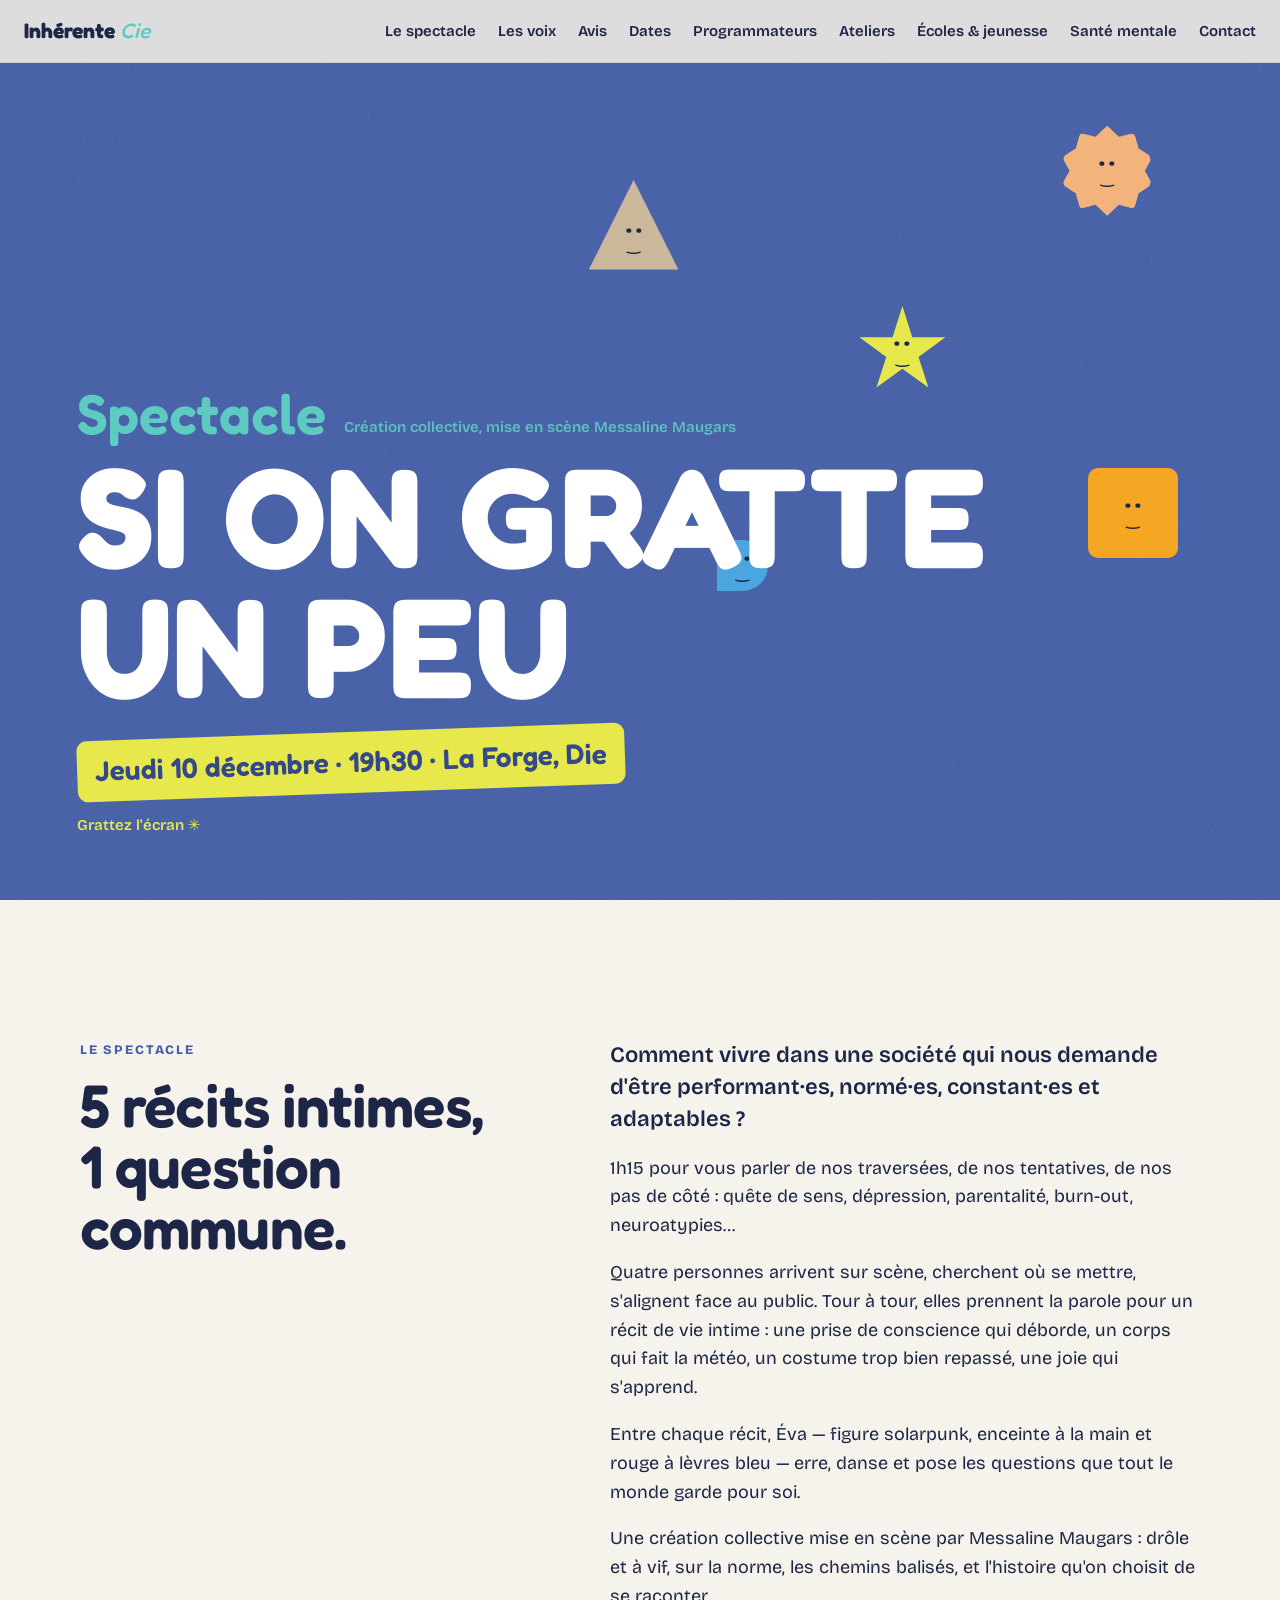
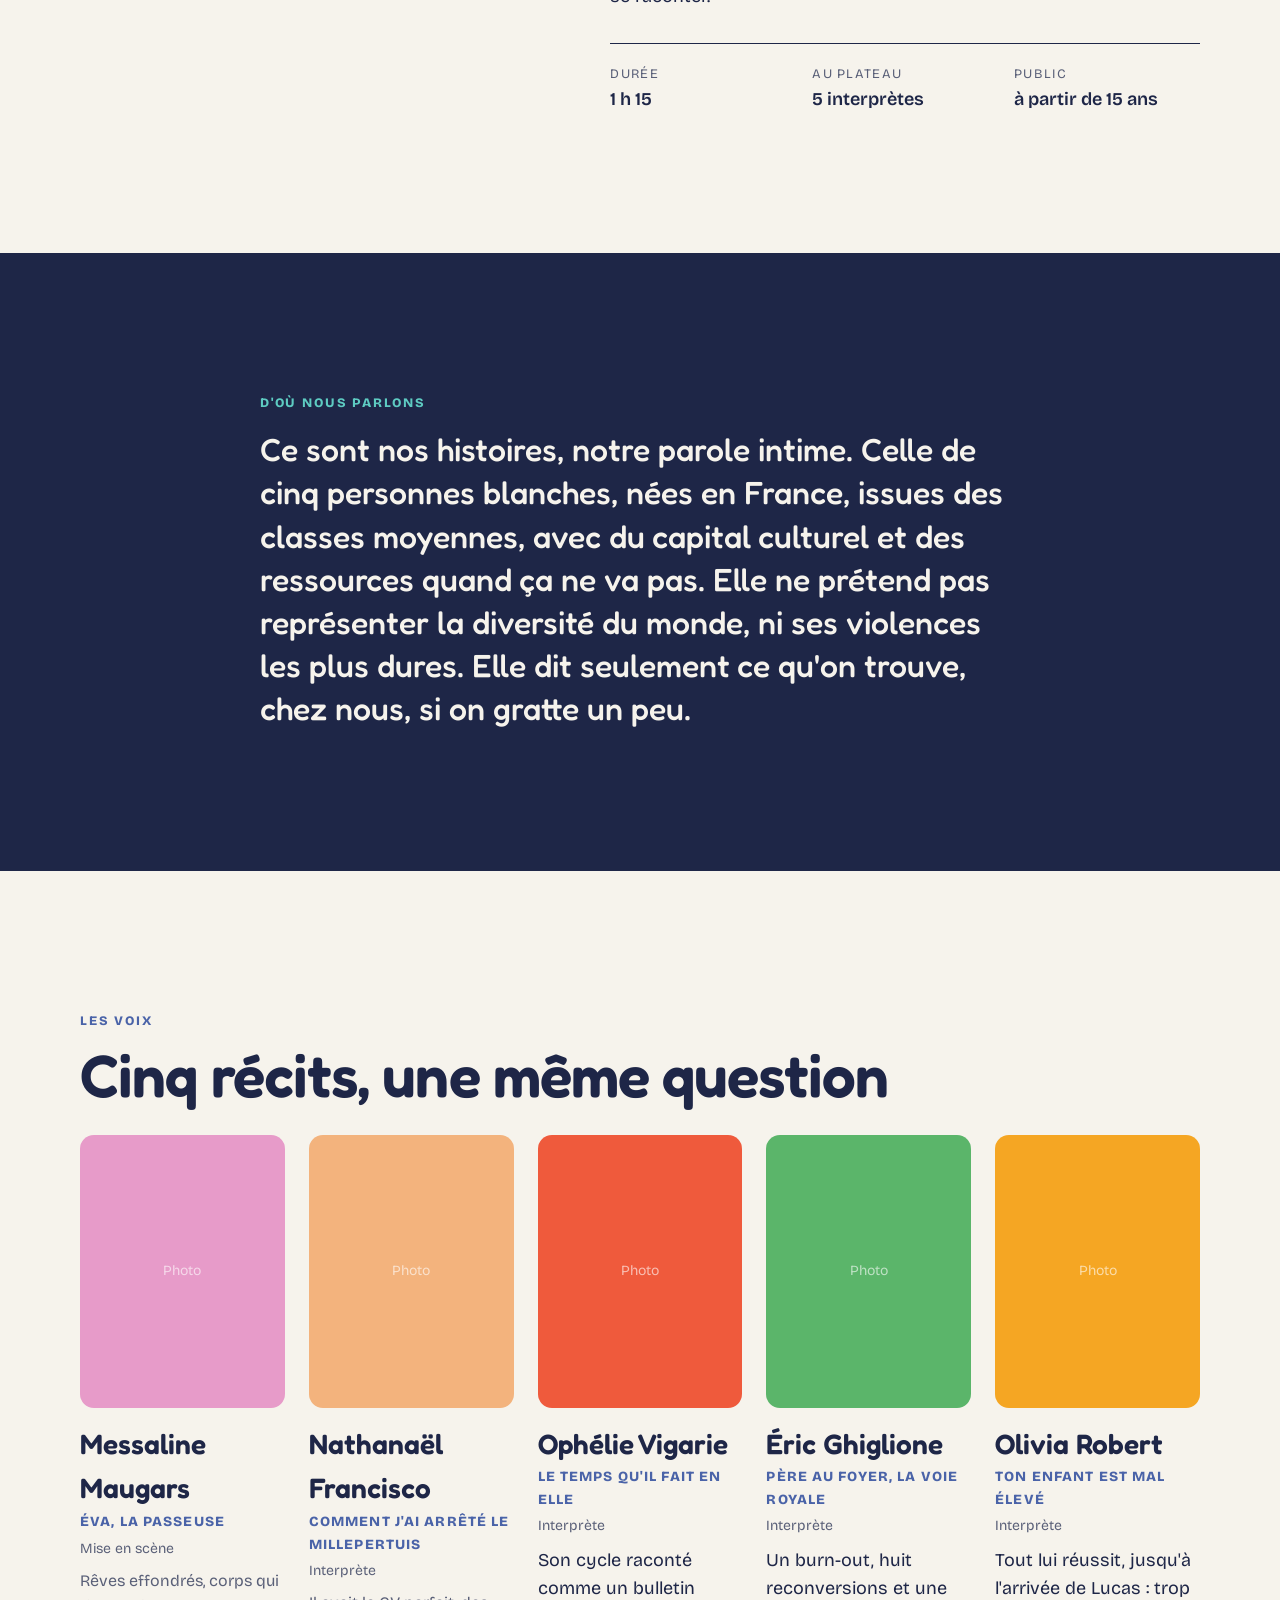
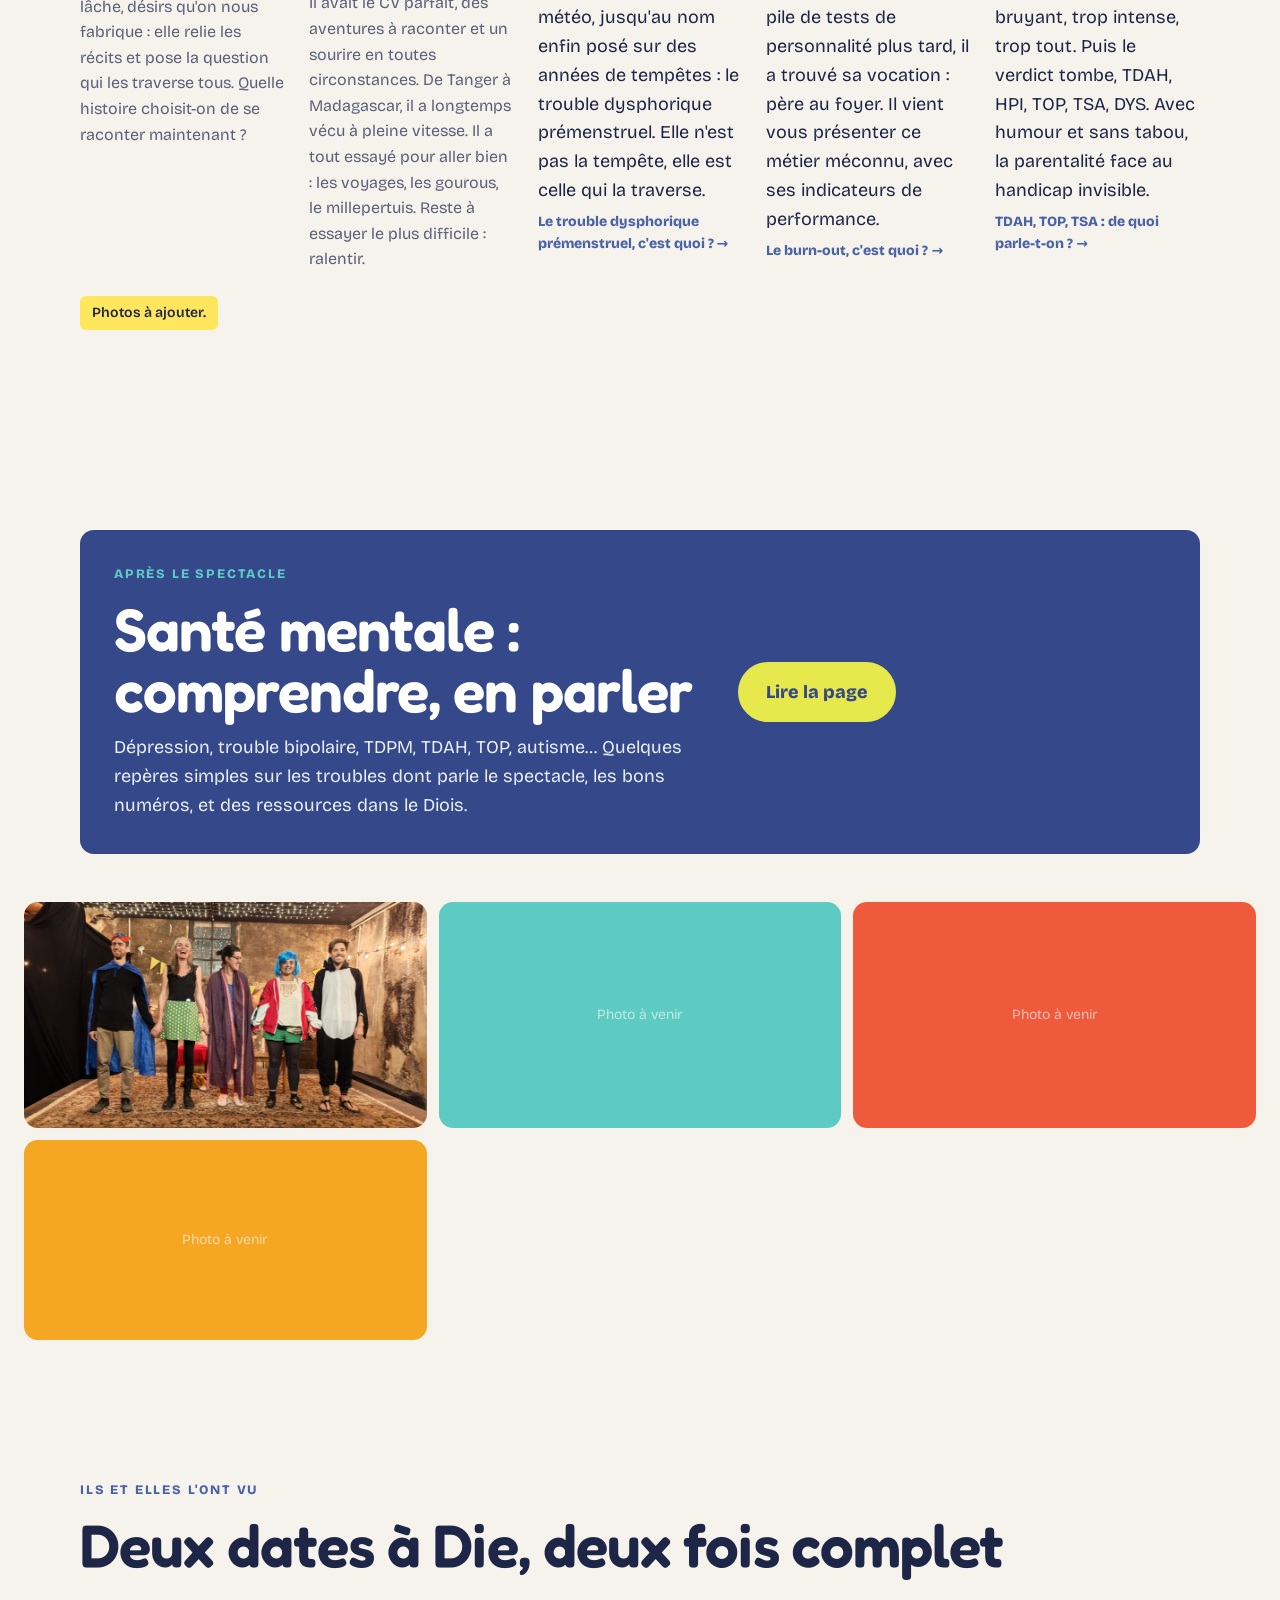
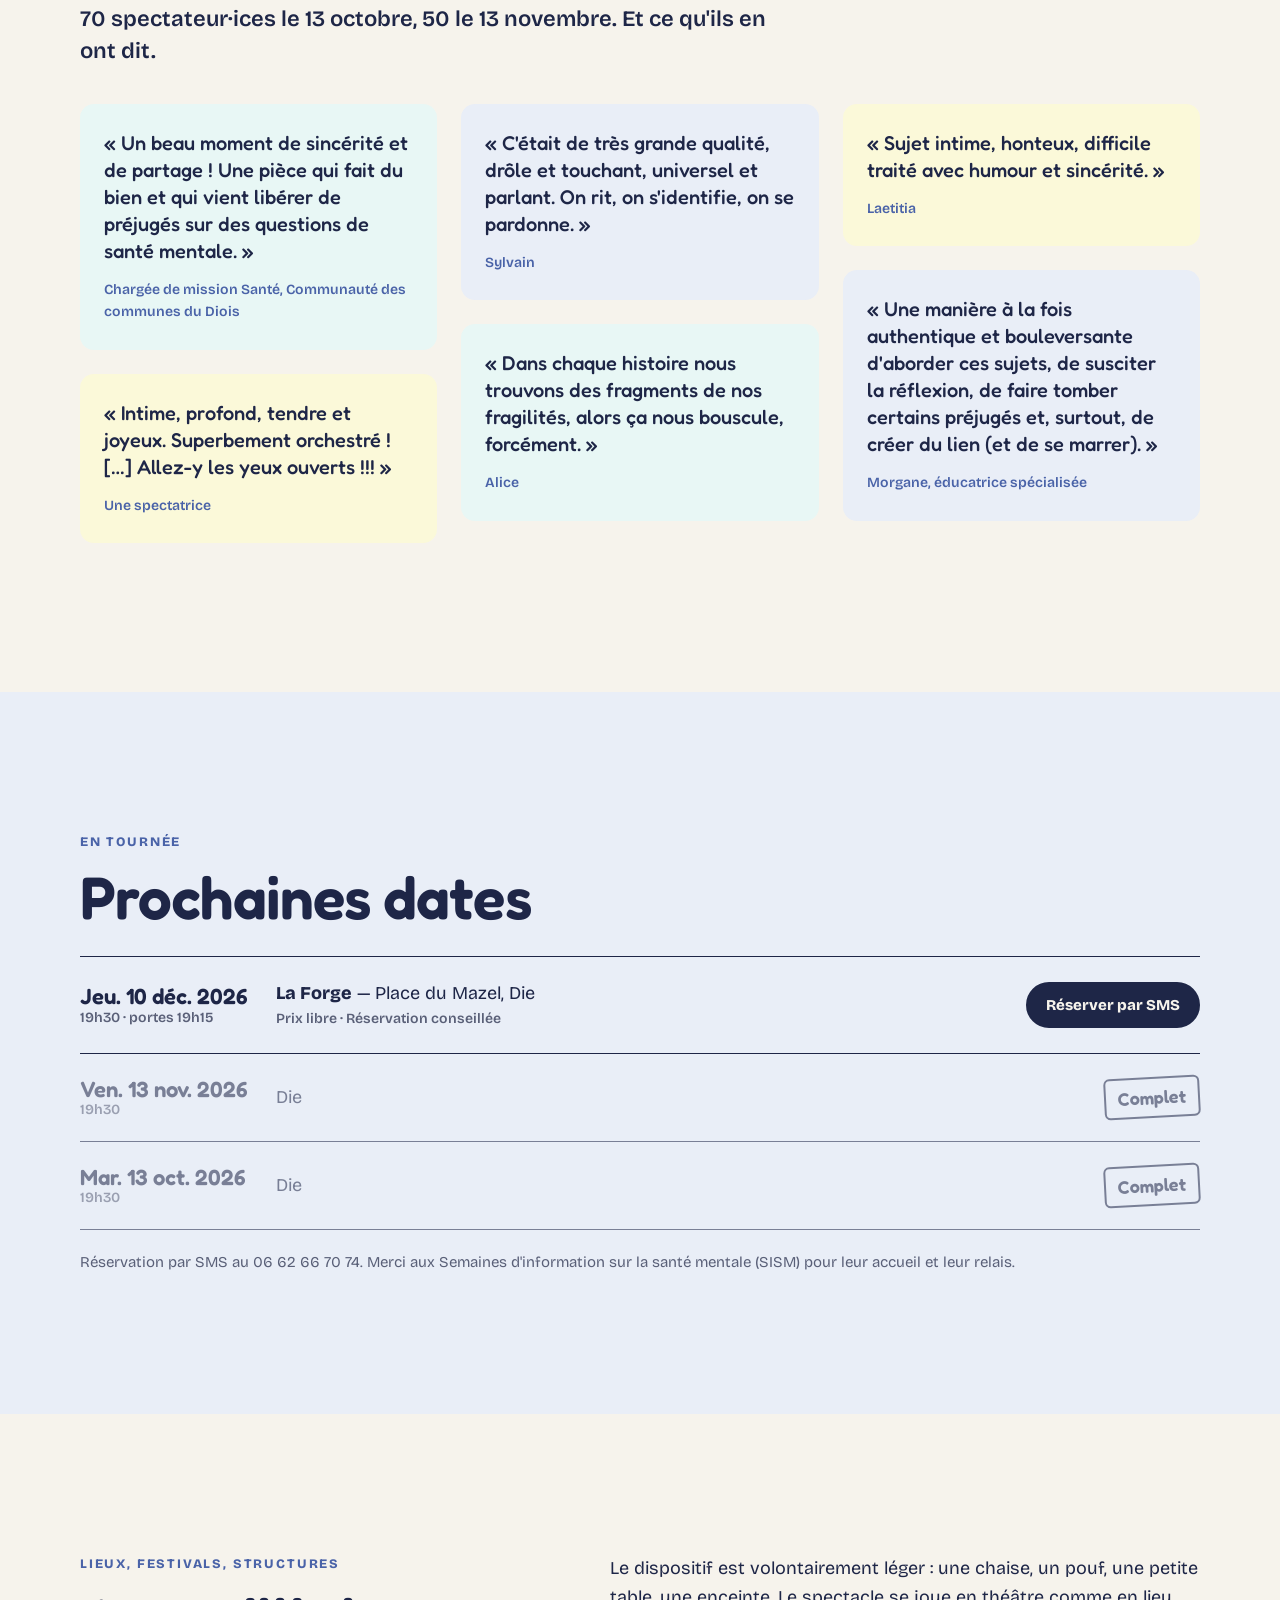
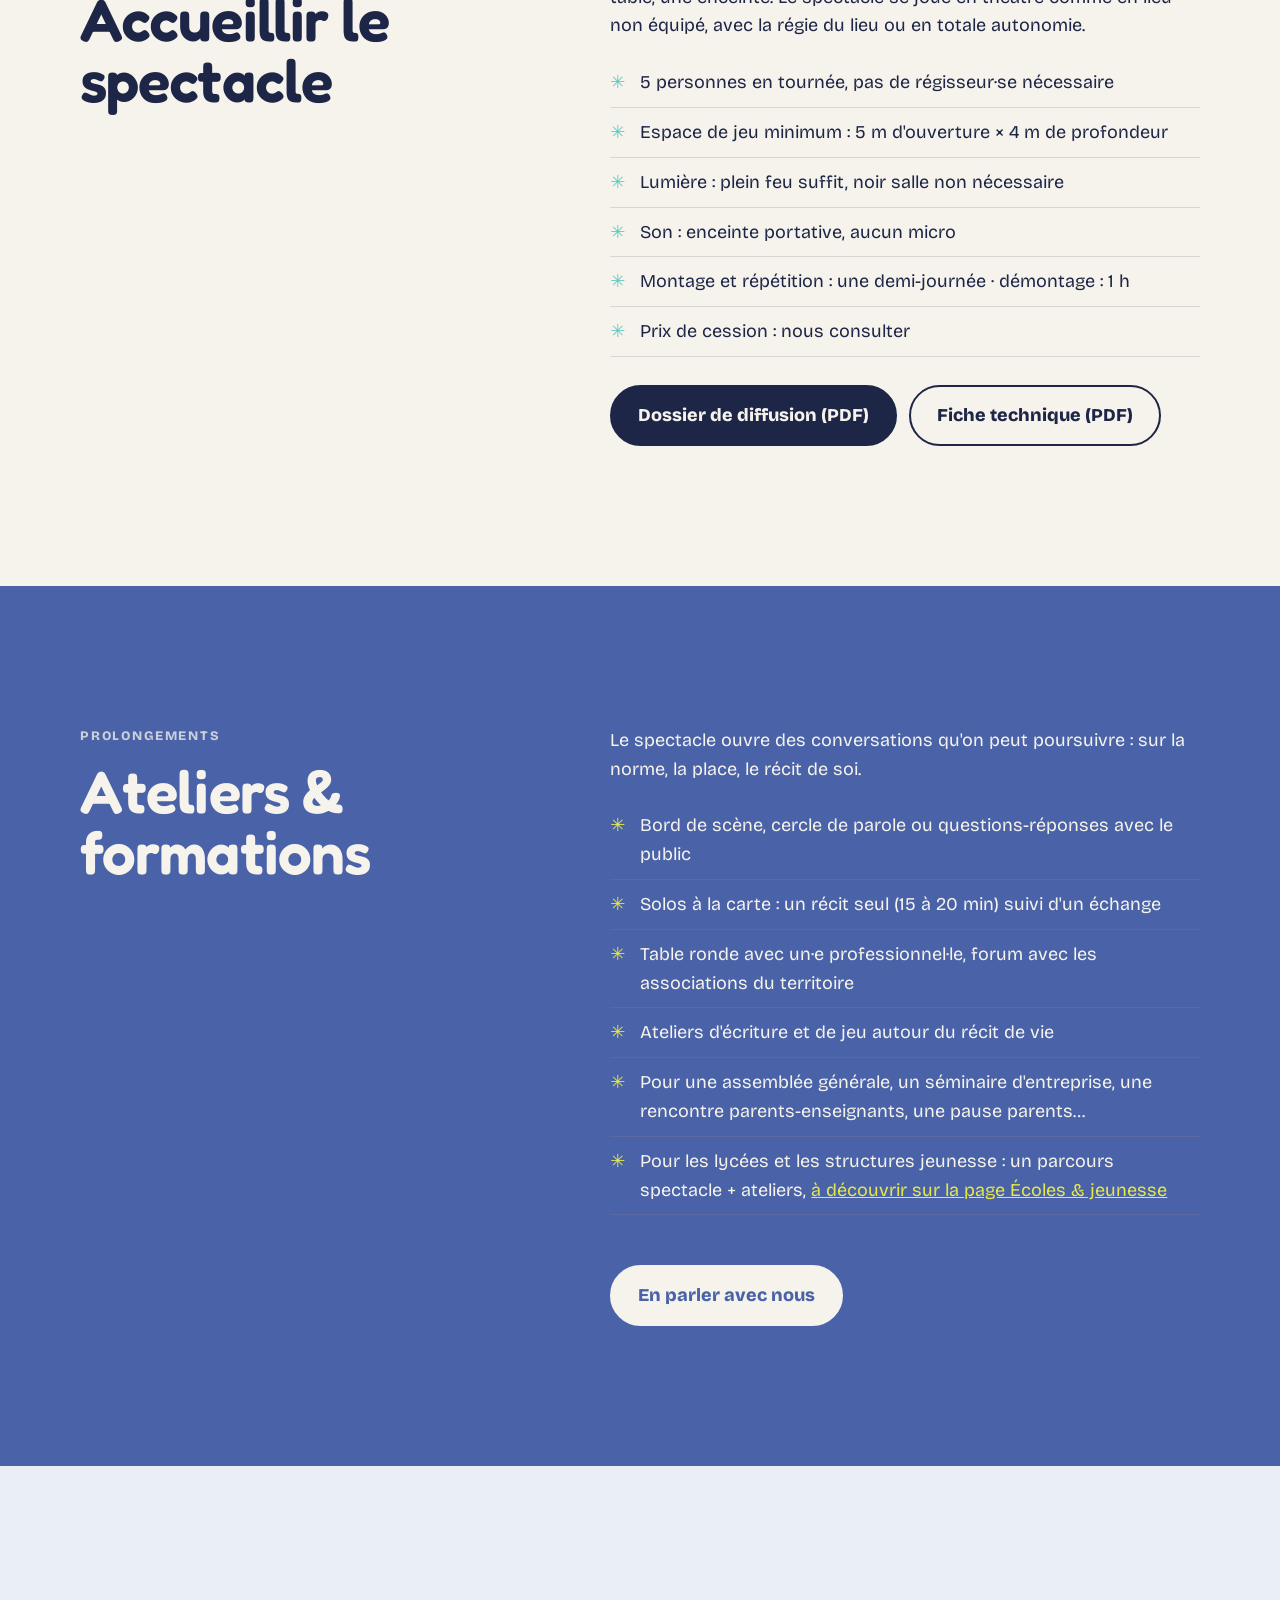
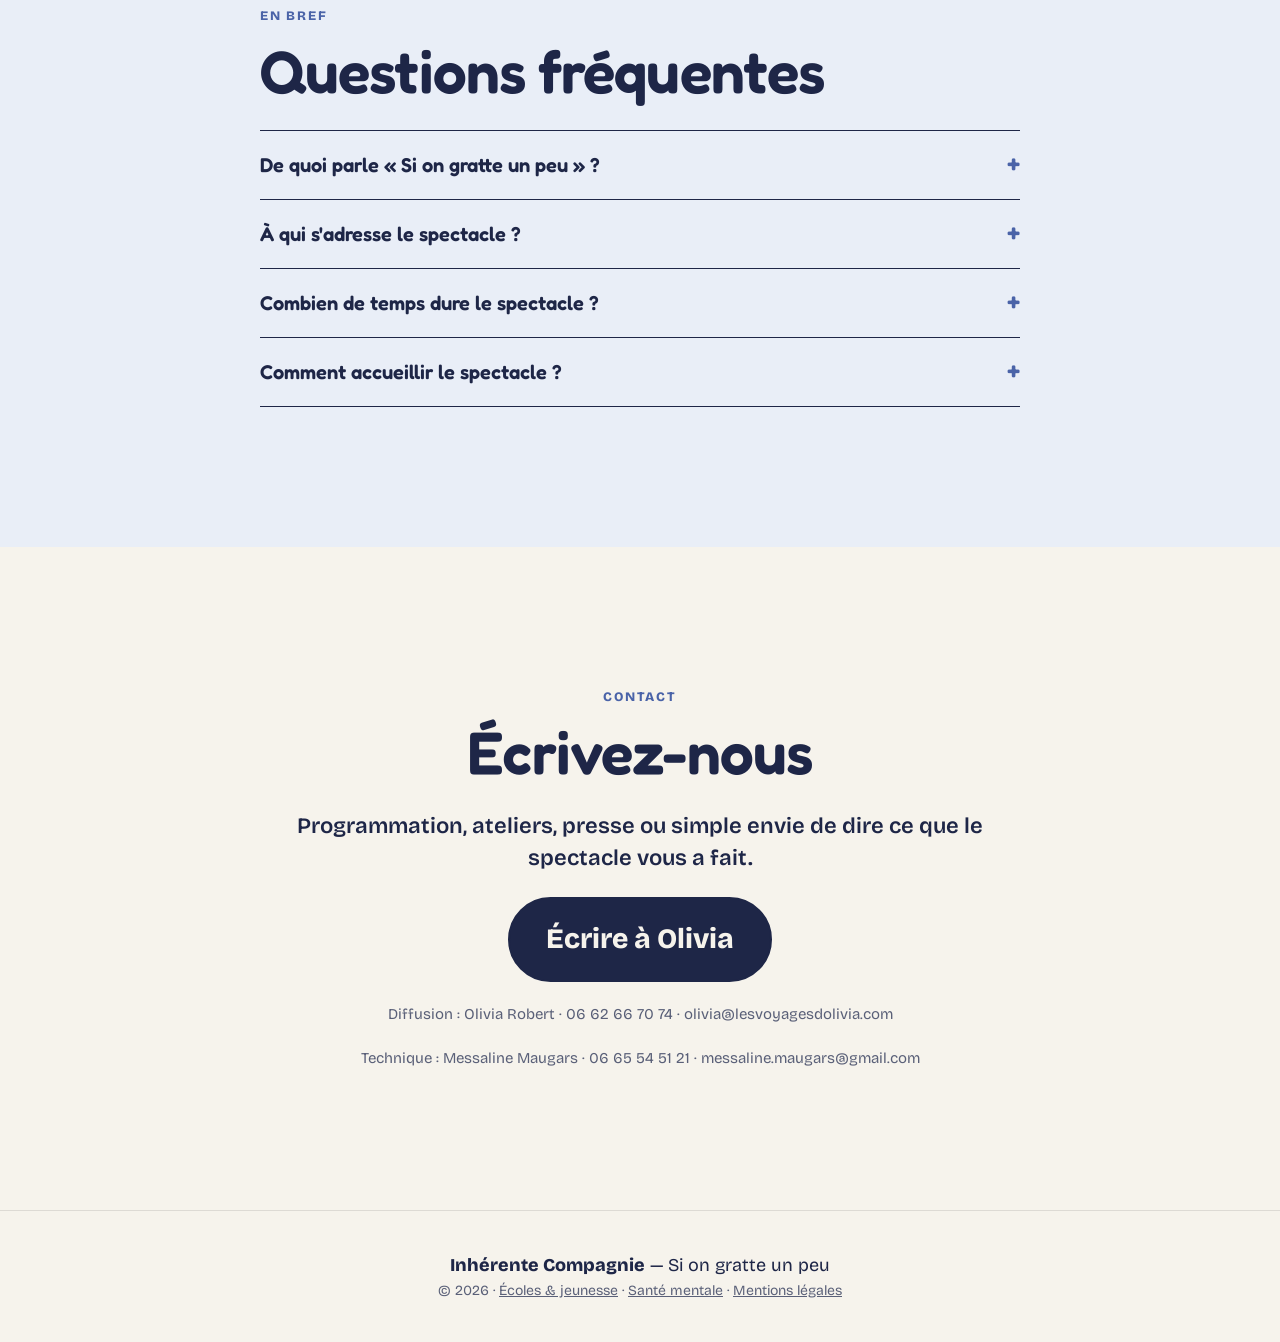
<file: index.html>
<!DOCTYPE html>
<html lang="fr">
<head>
  <meta charset="utf-8">
  <meta name="viewport" content="width=device-width, initial-scale=1">
  <title>Si on gratte un peu — spectacle sur la santé mentale et la norme · Inhérente Compagnie (Die, Drôme)</title>
  <meta name="description" content="Spectacle de théâtre sur la santé mentale : 5 récits intimes (burn-out, dépression, neuroatypies, parentalité, quête de sens). Création collective d'Inhérente Compagnie, Die (Drôme). 1h15, dès 15 ans. Dates, dossier de diffusion, ateliers.">
  <link rel="canonical" href="https://si-on-gratte-un-peu.nathanael-francisco.workers.dev/">
  <meta name="theme-color" content="#34488A">
  <link rel="icon" href="favicon.svg" type="image/svg+xml">
  <meta property="og:title" content="Si on gratte un peu — Inhérente Compagnie">
  <meta property="og:description" content="5 récits intimes, 1 question commune : comment vivre dans une société qui nous veut performant·es, normé·es et constant·es ? Théâtre, 1h15, dès 15 ans.">
  <meta property="og:type" content="website">
  <meta property="og:url" content="https://si-on-gratte-un-peu.nathanael-francisco.workers.dev/">
  <meta property="og:image" content="https://si-on-gratte-un-peu.nathanael-francisco.workers.dev/og-image.jpg">
  <meta property="og:image:width" content="1200">
  <meta property="og:image:height" content="630">
  <meta property="og:locale" content="fr_FR">
  <meta name="twitter:card" content="summary_large_image">
  <meta name="twitter:image" content="https://si-on-gratte-un-peu.nathanael-francisco.workers.dev/og-image.jpg">
  <link rel="stylesheet" href="style.css">
  <script type="application/ld+json">
{
 "@context": "https://schema.org",
 "@graph": [
  {
   "@type": "WebSite",
   "@id": "https://si-on-gratte-un-peu.nathanael-francisco.workers.dev/#site",
   "name": "Si on gratte un peu",
   "url": "https://si-on-gratte-un-peu.nathanael-francisco.workers.dev/",
   "inLanguage": "fr"
  },
  {
   "@type": "PerformingGroup",
   "@id": "https://si-on-gratte-un-peu.nathanael-francisco.workers.dev/#compagnie",
   "name": "Inhérente Compagnie",
   "url": "https://si-on-gratte-un-peu.nathanael-francisco.workers.dev/",
   "location": {
    "@type": "Place",
    "name": "Die",
    "address": {
     "@type": "PostalAddress",
     "addressLocality": "Die",
     "postalCode": "26150",
     "addressRegion": "Drôme",
     "addressCountry": "FR"
    }
   },
   "member": [
    {
     "@type": "Person",
     "name": "Messaline Maugars",
     "jobTitle": "Mise en scène, interprète d'Éva"
    },
    {
     "@type": "Person",
     "name": "Nathanaël Francisco",
     "jobTitle": "Interprète"
    },
    {
     "@type": "Person",
     "name": "Ophélie Vigarie",
     "jobTitle": "Interprète"
    },
    {
     "@type": "Person",
     "name": "Éric Ghiglione",
     "jobTitle": "Interprète"
    },
    {
     "@type": "Person",
     "name": "Olivia Robert",
     "jobTitle": "Interprète"
    }
   ],
   "contactPoint": {
    "@type": "ContactPoint",
    "contactType": "Diffusion",
    "name": "Olivia Robert",
    "email": "olivia@lesvoyagesdolivia.com",
    "telephone": "+33662667074"
   }
  },
  {
   "@type": "CreativeWork",
   "@id": "https://si-on-gratte-un-peu.nathanael-francisco.workers.dev/#spectacle",
   "name": "Si on gratte un peu",
   "genre": [
    "Théâtre",
    "Récit de vie",
    "Seul-en-scène"
   ],
   "inLanguage": "fr",
   "typicalAgeRange": "15-",
   "timeRequired": "PT1H15M",
   "about": [
    "Santé mentale",
    "Norme sociale",
    "Burn-out",
    "Dépression",
    "Neuroatypie",
    "Parentalité",
    "Trouble dysphorique prémenstruel",
    "Quête de sens"
   ],
   "description": "Création collective : quatre récits de vie et une passeuse. Comment vivre dans une société qui nous demande d'être performant·es, normé·es, constant·es et adaptables ?",
   "director": {
    "@type": "Person",
    "name": "Messaline Maugars"
   },
   "creator": {
    "@id": "https://si-on-gratte-un-peu.nathanael-francisco.workers.dev/#compagnie"
   },
   "image": "https://si-on-gratte-un-peu.nathanael-francisco.workers.dev/og-image.jpg"
  },
  {
   "@type": "TheaterEvent",
   "name": "Si on gratte un peu",
   "startDate": "2026-12-10T19:30:00+01:00",
   "doorTime": "2026-12-10T19:15:00+01:00",
   "duration": "PT1H15M",
   "eventStatus": "https://schema.org/EventScheduled",
   "eventAttendanceMode": "https://schema.org/OfflineEventAttendanceMode",
   "location": {
    "@type": "Place",
    "name": "La Forge",
    "address": {
     "@type": "PostalAddress",
     "streetAddress": "Place du Mazel",
     "addressLocality": "Die",
     "postalCode": "26150",
     "addressRegion": "Drôme",
     "addressCountry": "FR"
    }
   },
   "image": "https://si-on-gratte-un-peu.nathanael-francisco.workers.dev/og-image.jpg",
   "description": "Théâtre, 5 récits intimes sur la santé mentale et la norme. Dès 15 ans. Prix libre, réservation conseillée par SMS au 06 62 66 70 74.",
   "performer": {
    "@id": "https://si-on-gratte-un-peu.nathanael-francisco.workers.dev/#compagnie"
   },
   "organizer": {
    "@id": "https://si-on-gratte-un-peu.nathanael-francisco.workers.dev/#compagnie"
   },
   "workPerformed": {
    "@id": "https://si-on-gratte-un-peu.nathanael-francisco.workers.dev/#spectacle"
   },
   "typicalAgeRange": "15-",
   "isAccessibleForFree": false,
   "offers": {
    "@type": "Offer",
    "description": "Prix libre",
    "url": "https://si-on-gratte-un-peu.nathanael-francisco.workers.dev/#dates",
    "availability": "https://schema.org/InStock"
   }
  },
  {
   "@type": "FAQPage",
   "mainEntity": [
    {
     "@type": "Question",
     "name": "De quoi parle « Si on gratte un peu » ?",
     "acceptedAnswer": {
      "@type": "Answer",
      "text": "De santé mentale et de norme : quatre personnes racontent un pan de leur vie (quête de sens, trouble dysphorique prémenstruel, burn-out et reconversion, neuroatypie et parentalité), reliées par Éva, une passeuse qui interroge la salle."
     }
    },
    {
     "@type": "Question",
     "name": "À qui s'adresse le spectacle ?",
     "acceptedAnswer": {
      "@type": "Answer",
      "text": "À toute personne à partir de 15 ans : grand public, lycées, structures de santé mentale, médiathèques, festivals, entreprises et collectivités."
     }
    },
    {
     "@type": "Question",
     "name": "Combien de temps dure le spectacle ?",
     "acceptedAnswer": {
      "@type": "Answer",
      "text": "1 h 15, sans entracte. Il peut être suivi d'un bord de scène avec l'équipe."
     }
    },
    {
     "@type": "Question",
     "name": "Comment accueillir le spectacle ?",
     "acceptedAnswer": {
      "@type": "Answer",
      "text": "Le dispositif est léger (une chaise, un pouf, une table, une enceinte) et joue en salle équipée ou non. Contact diffusion : Olivia Robert, 06 62 66 70 74, olivia@lesvoyagesdolivia.com. Dossier de diffusion et fiche technique téléchargeables sur le site."
     }
    }
   ]
  }
 ]
}
  </script>
</head>
<body>

<header class="nav">
  <a href="#top" class="nav__logo">Inhérente <em>Cie</em></a>
  <button class="nav__toggle" aria-expanded="false" aria-controls="menu">Menu</button>
  <nav id="menu" class="nav__links">
    <a href="#spectacle">Le spectacle</a>
    <a href="#equipe">Les voix</a>
    <a href="#avis">Avis</a>
    <a href="#dates">Dates</a>
    <a href="#pros">Programmateurs</a>
    <a href="#ateliers">Ateliers</a>
    <a href="ecoles-jeunesse.html">Écoles &amp; jeunesse</a>
    <a href="sante-mentale.html">Santé mentale</a>
    <a href="#contact">Contact</a>
  </nav>
</header>

<main id="top">

  <!-- HERO : carte à gratter -->
  <section class="hero">
    <div class="hero__reveal" aria-hidden="true">
      <p>Qui est vraiment libre ?</p>
      <p>J'avance ou j'avance pas ?</p>
      <p>Réussir, ça veut dire quoi ?</p>
      <p>Quelle histoire je décide de me raconter ?</p>
    </div>
    <canvas class="hero__scratch" aria-hidden="true"></canvas>
    <div class="shapes" aria-hidden="true">
      <span class="shape shape--flower"></span>
      <span class="shape shape--star"></span>
      <span class="shape shape--tri"></span>
      <span class="shape shape--square"></span>
      <span class="shape shape--moon"></span>
    </div>
    <div class="hero__title">
      <p class="hero__kicker">Spectacle <small>Création collective, mise en scène Messaline Maugars</small></p>
      <h1>Si on gratte<br>un peu</h1>
      <a class="hero__date" href="#dates">Jeudi 10 décembre · 19h30 · La Forge, Die</a>
      <p class="hero__hint">Grattez l'écran ✳</p>
    </div>
  </section>

  <!-- LE SPECTACLE -->
  <section id="spectacle" class="section">
    <div class="wrap two-col">
      <div>
        <p class="kicker">Le spectacle</p>
        <h2>5 récits intimes,<br>1 question commune.</h2>
      </div>
      <div class="prose">
        <p class="lead">Comment vivre dans une société qui nous demande d'être performant·es, normé·es, constant·es et adaptables ?</p>
        <p>1h15 pour vous parler de nos traversées, de nos tentatives, de nos pas de côté : quête de sens, dépression, parentalité, burn-out, neuroatypies…</p>
        <p>Quatre personnes arrivent sur scène, cherchent où se mettre, s'alignent face au public. Tour à tour, elles prennent la parole pour un récit de vie intime : une prise de conscience qui déborde, un corps qui fait la météo, un costume trop bien repassé, une joie qui s'apprend.</p>
        <p>Entre chaque récit, Éva — figure solarpunk, enceinte à la main et rouge à lèvres bleu — erre, danse et pose les questions que tout le monde garde pour soi.</p>
        <p>Une création collective mise en scène par Messaline Maugars : drôle et à vif, sur la norme, les chemins balisés, et l'histoire qu'on choisit de se raconter.</p>
        <dl class="facts">
          <div><dt>Durée</dt><dd>1 h 15</dd></div>
          <div><dt>Au plateau</dt><dd>5 interprètes</dd></div>
          <div><dt>Public</dt><dd>à partir de 15 ans</dd></div>
        </dl>
      </div>
    </div>
  </section>

  <!-- D'OÙ NOUS PARLONS -->
  <section class="section section--ink">
    <div class="wrap narrow">
      <p class="kicker">D'où nous parlons</p>
      <p class="statement">Ce sont nos histoires, notre parole intime. Celle de cinq personnes blanches, nées en France, issues des classes moyennes, avec du capital culturel et des ressources quand ça ne va pas. Elle ne prétend pas représenter la diversité du monde, ni ses violences les plus dures. Elle dit seulement ce qu'on trouve, chez nous, si on gratte un peu.</p>
    </div>
  </section>

  <!-- L'ÉQUIPE -->
  <section id="equipe" class="section">
    <div class="wrap">
      <p class="kicker">Les voix</p>
      <h2>Cinq récits, une même question</h2>
      <div class="cards">
        <article class="card">
          <div class="card__img" style="--tone:#E79BC9"><span>Photo</span></div>
          <h3>Messaline Maugars</h3>
          <p class="card__role">Éva, la passeuse</p>
          <p class="card__sub">Mise en scène</p>
          <p>Rêves effondrés, corps qui lâche, désirs qu'on nous fabrique : elle relie les récits et pose la question qui les traverse tous. Quelle histoire choisit-on de se raconter maintenant ?</p>
        </article>
        <article class="card">
          <div class="card__img" style="--tone:#F3B37D"><span>Photo</span></div>
          <h3>Nathanaël Francisco</h3>
          <p class="card__role">Comment j'ai arrêté le millepertuis</p>
          <p class="card__sub">Interprète</p>
          <p>Il avait le CV parfait, des aventures à raconter et un sourire en toutes circonstances. De Tanger à Madagascar, il a longtemps vécu à pleine vitesse. Il a tout essayé pour aller bien : les voyages, les gourous, le millepertuis. Reste à essayer le plus difficile : ralentir.</p>
        </article>
        <article class="card">
          <div class="card__img" style="--tone:#EF5A3C"><span>Photo</span></div>
          <h3>Ophélie Vigarie</h3>
          <p class="card__role">Le temps qu'il fait en elle</p>
          <p class="card__sub">Interprète</p>
          <p>Son cycle raconté comme un bulletin météo, jusqu'au nom enfin posé sur des années de tempêtes : le trouble dysphorique prémenstruel. Elle n'est pas la tempête, elle est celle qui la traverse.</p>
          <a class="card__link" href="sante-mentale.html#tdpm">Le trouble dysphorique prémenstruel, c'est quoi ? →</a>
        </article>
        <article class="card">
          <div class="card__img" style="--tone:#5BB56A"><span>Photo</span></div>
          <h3>Éric Ghiglione</h3>
          <p class="card__role">Père au foyer, la voie royale</p>
          <p class="card__sub">Interprète</p>
          <p>Un burn-out, huit reconversions et une pile de tests de personnalité plus tard, il a trouvé sa vocation : père au foyer. Il vient vous présenter ce métier méconnu, avec ses indicateurs de performance.</p>
          <a class="card__link" href="sante-mentale.html#burnout">Le burn-out, c'est quoi ? →</a>
        </article>
        <article class="card">
          <div class="card__img" style="--tone:#F5A623"><span>Photo</span></div>
          <h3>Olivia Robert</h3>
          <p class="card__role">Ton enfant est mal élevé</p>
          <p class="card__sub">Interprète</p>
          <p>Tout lui réussit, jusqu'à l'arrivée de Lucas : trop bruyant, trop intense, trop tout. Puis le verdict tombe, TDAH, HPI, TOP, TSA, DYS. Avec humour et sans tabou, la parentalité face au handicap invisible.</p>
          <a class="card__link" href="sante-mentale.html#tdah">TDAH, TOP, TSA : de quoi parle-t-on ? →</a>
        </article>
      </div>
      <p class="todo-block">Photos à ajouter.</p>
    </div>
  </section>

  <!-- TEASER SANTE MENTALE -->
  <section class="section section--tight sm-teaser-wrap">
    <div class="wrap">
      <div class="sm-teaser">
        <div>
          <p class="kicker" style="color:var(--teal)">Après le spectacle</p>
          <h2>Santé mentale : comprendre, en parler</h2>
          <p>Dépression, trouble bipolaire, TDPM, TDAH, TOP, autisme… Quelques repères simples sur les troubles dont parle le spectacle, les bons numéros, et des ressources dans le Diois.</p>
        </div>
        <a class="btn" href="sante-mentale.html">Lire la page</a>
      </div>
    </div>
  </section>

  <!-- GALERIE -->
  <section class="section section--tight">
    <div class="gallery">
      <figure class="gallery__main"><img src="images/troupe-salut.jpg" alt="Les cinq interprètes de « Si on gratte un peu » saluent main dans la main sur scène, en costume" width="1800" height="1013" loading="lazy"></figure>
      <figure style="--tone:#5ECBC2"><span>Photo à venir</span></figure>
      <figure style="--tone:#EF5A3C"><span>Photo à venir</span></figure>
      <figure style="--tone:#F5A623"><span>Photo à venir</span></figure>
    </div>
  </section>

  <!-- VERBATIMS -->
  <section id="avis" class="section">
    <div class="wrap">
      <p class="kicker">Ils et elles l'ont vu</p>
      <h2>Deux dates à Die, deux fois complet</h2>
      <p class="lead avis__lead">70 spectateur·ices le 13 octobre, 50 le 13 novembre. Et ce qu'ils en ont dit.</p>
      <div class="quotes">
        <figure class="quote"><blockquote>« Un beau moment de sincérité et de partage ! Une pièce qui fait du bien et qui vient libérer de préjugés sur des questions de santé mentale. »</blockquote><figcaption>Chargée de mission Santé, Communauté des communes du Diois</figcaption></figure>
        <figure class="quote"><blockquote>« Intime, profond, tendre et joyeux. Superbement orchestré ! […] Allez-y les yeux ouverts !!! »</blockquote><figcaption>Une spectatrice</figcaption></figure>
        <figure class="quote"><blockquote>« C'était de très grande qualité, drôle et touchant, universel et parlant. On rit, on s'identifie, on se pardonne. »</blockquote><figcaption>Sylvain</figcaption></figure>
        <figure class="quote"><blockquote>« Dans chaque histoire nous trouvons des fragments de nos fragilités, alors ça nous bouscule, forcément. »</blockquote><figcaption>Alice</figcaption></figure>
        <figure class="quote"><blockquote>« Sujet intime, honteux, difficile traité avec humour et sincérité. »</blockquote><figcaption>Laetitia</figcaption></figure>
        <figure class="quote"><blockquote>« Une manière à la fois authentique et bouleversante d'aborder ces sujets, de susciter la réflexion, de faire tomber certains préjugés et, surtout, de créer du lien (et de se marrer). »</blockquote><figcaption>Morgane, éducatrice spécialisée</figcaption></figure>
      </div>
    </div>
  </section>

  <!-- DATES -->
  <section id="dates" class="section section--paper">
    <div class="wrap">
      <p class="kicker">En tournée</p>
      <h2>Prochaines dates</h2>
      <ul class="dates">
        <li class="dates--next">
          <time>Jeu. 10 déc. 2026<small>19h30 · portes 19h15</small></time>
          <span class="dates__place"><strong>La Forge</strong> — Place du Mazel, Die<br><small>Prix libre · Réservation conseillée</small></span>
          <a class="btn btn--small" href="sms:+33662667074">Réserver par SMS</a>
        </li>
        <li class="dates--past">
          <time>Ven. 13 nov. 2026<small>19h30</small></time>
          <span class="dates__place">Die</span>
          <span class="tag">Complet</span>
        </li>
        <li class="dates--past">
          <time>Mar. 13 oct. 2026<small>19h30</small></time>
          <span class="dates__place">Die</span>
          <span class="tag">Complet</span>
        </li>
      </ul>
      <p class="dates__note">Réservation par SMS au 06 62 66 70 74. Merci aux Semaines d'information sur la santé mentale (SISM) pour leur accueil et leur relais.</p>
    </div>
  </section>

  <!-- PROGRAMMATEURS -->
  <section id="pros" class="section">
    <div class="wrap two-col">
      <div>
        <p class="kicker">Lieux, festivals, structures</p>
        <h2>Accueillir le spectacle</h2>
      </div>
      <div class="prose">
        <p>Le dispositif est volontairement léger : une chaise, un pouf, une petite table, une enceinte. Le spectacle se joue en théâtre comme en lieu non équipé, avec la régie du lieu ou en totale autonomie.</p>
        <ul class="checklist">
          <li>5 personnes en tournée, pas de régisseur·se nécessaire</li>
          <li>Espace de jeu minimum : 5 m d'ouverture × 4 m de profondeur</li>
          <li>Lumière : plein feu suffit, noir salle non nécessaire</li>
          <li>Son : enceinte portative, aucun micro</li>
          <li>Montage et répétition : une demi-journée · démontage : 1 h</li>
          <li>Prix de cession : nous consulter</li>
        </ul>
        <div class="btn-row">
          <a class="btn" href="docs/dossier-de-diffusion.pdf" download>Dossier de diffusion (PDF)</a>
          <a class="btn btn--ghost" href="docs/fiche-technique.pdf" download>Fiche technique (PDF)</a>
        </div>
      </div>
    </div>
  </section>

  <!-- ATELIERS -->
  <section id="ateliers" class="section section--blue">
    <div class="wrap two-col">
      <div>
        <p class="kicker">Prolongements</p>
        <h2>Ateliers &amp; formations</h2>
      </div>
      <div class="prose">
        <p>Le spectacle ouvre des conversations qu'on peut poursuivre : sur la norme, la place, le récit de soi.</p>
        <ul class="checklist">
          <li>Bord de scène, cercle de parole ou questions-réponses avec le public</li>
          <li>Solos à la carte : un récit seul (15 à 20 min) suivi d'un échange</li>
          <li>Table ronde avec un·e professionnel·le, forum avec les associations du territoire</li>
          <li>Ateliers d'écriture et de jeu autour du récit de vie</li>
          <li>Pour une assemblée générale, un séminaire d'entreprise, une rencontre parents-enseignants, une pause parents…</li>
          <li>Pour les lycées et les structures jeunesse : un parcours spectacle + ateliers, <a href="ecoles-jeunesse.html">à découvrir sur la page Écoles &amp; jeunesse</a></li>
        </ul>
        <a class="btn btn--light" href="#contact">En parler avec nous</a>
      </div>
    </div>
  </section>

  <!-- QUESTIONS -->
  <section id="questions" class="section section--paper">
    <div class="wrap narrow">
      <p class="kicker">En bref</p>
      <h2>Questions fréquentes</h2>
      <details class="faq"><summary>De quoi parle « Si on gratte un peu » ?</summary><p>De santé mentale et de norme : quatre personnes racontent un pan de leur vie (quête de sens, trouble dysphorique prémenstruel, burn-out et reconversion, neuroatypie et parentalité), reliées par Éva, une passeuse qui interroge la salle.</p></details>
      <details class="faq"><summary>À qui s'adresse le spectacle ?</summary><p>À toute personne à partir de 15 ans : grand public, lycées, structures de santé mentale, médiathèques, festivals, entreprises et collectivités.</p></details>
      <details class="faq"><summary>Combien de temps dure le spectacle ?</summary><p>1 h 15, sans entracte. Il peut être suivi d'un bord de scène avec l'équipe.</p></details>
      <details class="faq"><summary>Comment accueillir le spectacle ?</summary><p>Le dispositif est léger (une chaise, un pouf, une table, une enceinte) et joue en salle équipée ou non. Contact diffusion : Olivia Robert, 06 62 66 70 74, olivia@lesvoyagesdolivia.com. Dossier de diffusion et fiche technique téléchargeables sur le site.</p></details>
    </div>
  </section>

  <!-- CONTACT -->
  <section id="contact" class="section">
    <div class="wrap narrow center">
      <p class="kicker">Contact</p>
      <h2>Écrivez-nous</h2>
      <p class="lead">Programmation, ateliers, presse ou simple envie de dire ce que le spectacle vous a fait.</p>
      <a class="btn btn--big" href="mailto:olivia@lesvoyagesdolivia.com">Écrire à Olivia</a>
      <p class="dates__note">Diffusion : Olivia Robert · 06 62 66 70 74 · olivia@lesvoyagesdolivia.com</p>
      <p class="dates__note">Technique : Messaline Maugars · 06 65 54 51 21 · messaline.maugars@gmail.com</p>
    </div>
  </section>

</main>

<footer class="footer">
  <p><strong>Inhérente Compagnie</strong> — Si on gratte un peu</p>
  <p class="footer__small">© 2026 · <a href="ecoles-jeunesse.html">Écoles &amp; jeunesse</a> · <a href="sante-mentale.html">Santé mentale</a> · <a href="mentions-legales.html">Mentions légales</a></p>
</footer>

<script src="script.js"></script>
<!-- Cloudflare Web Analytics --><script type='module' src='https://static.cloudflareinsights.com/beacon.min.js' data-cf-beacon='{"token": "e9c5924e8b8c4d1e94baeeb51bc5abc8"}'></script><!-- End Cloudflare Web Analytics -->
</body>
</html>
</file>
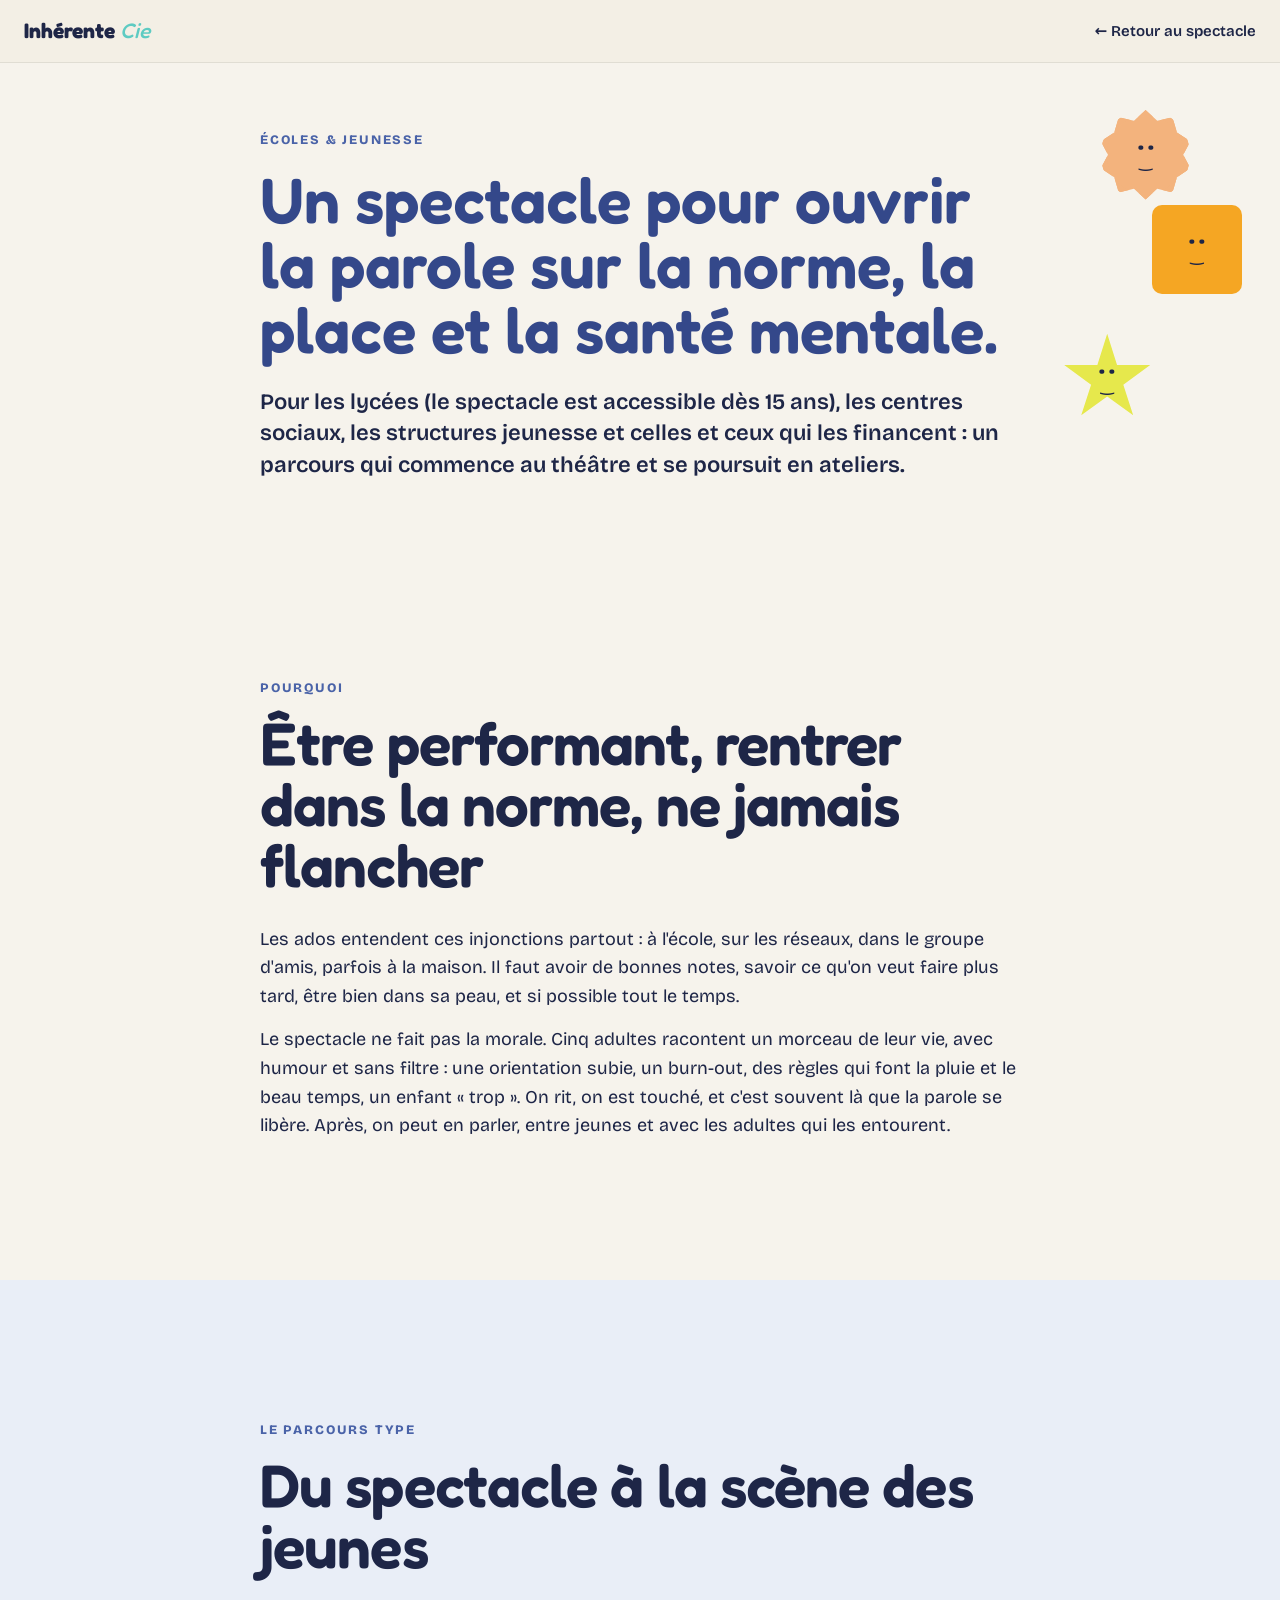
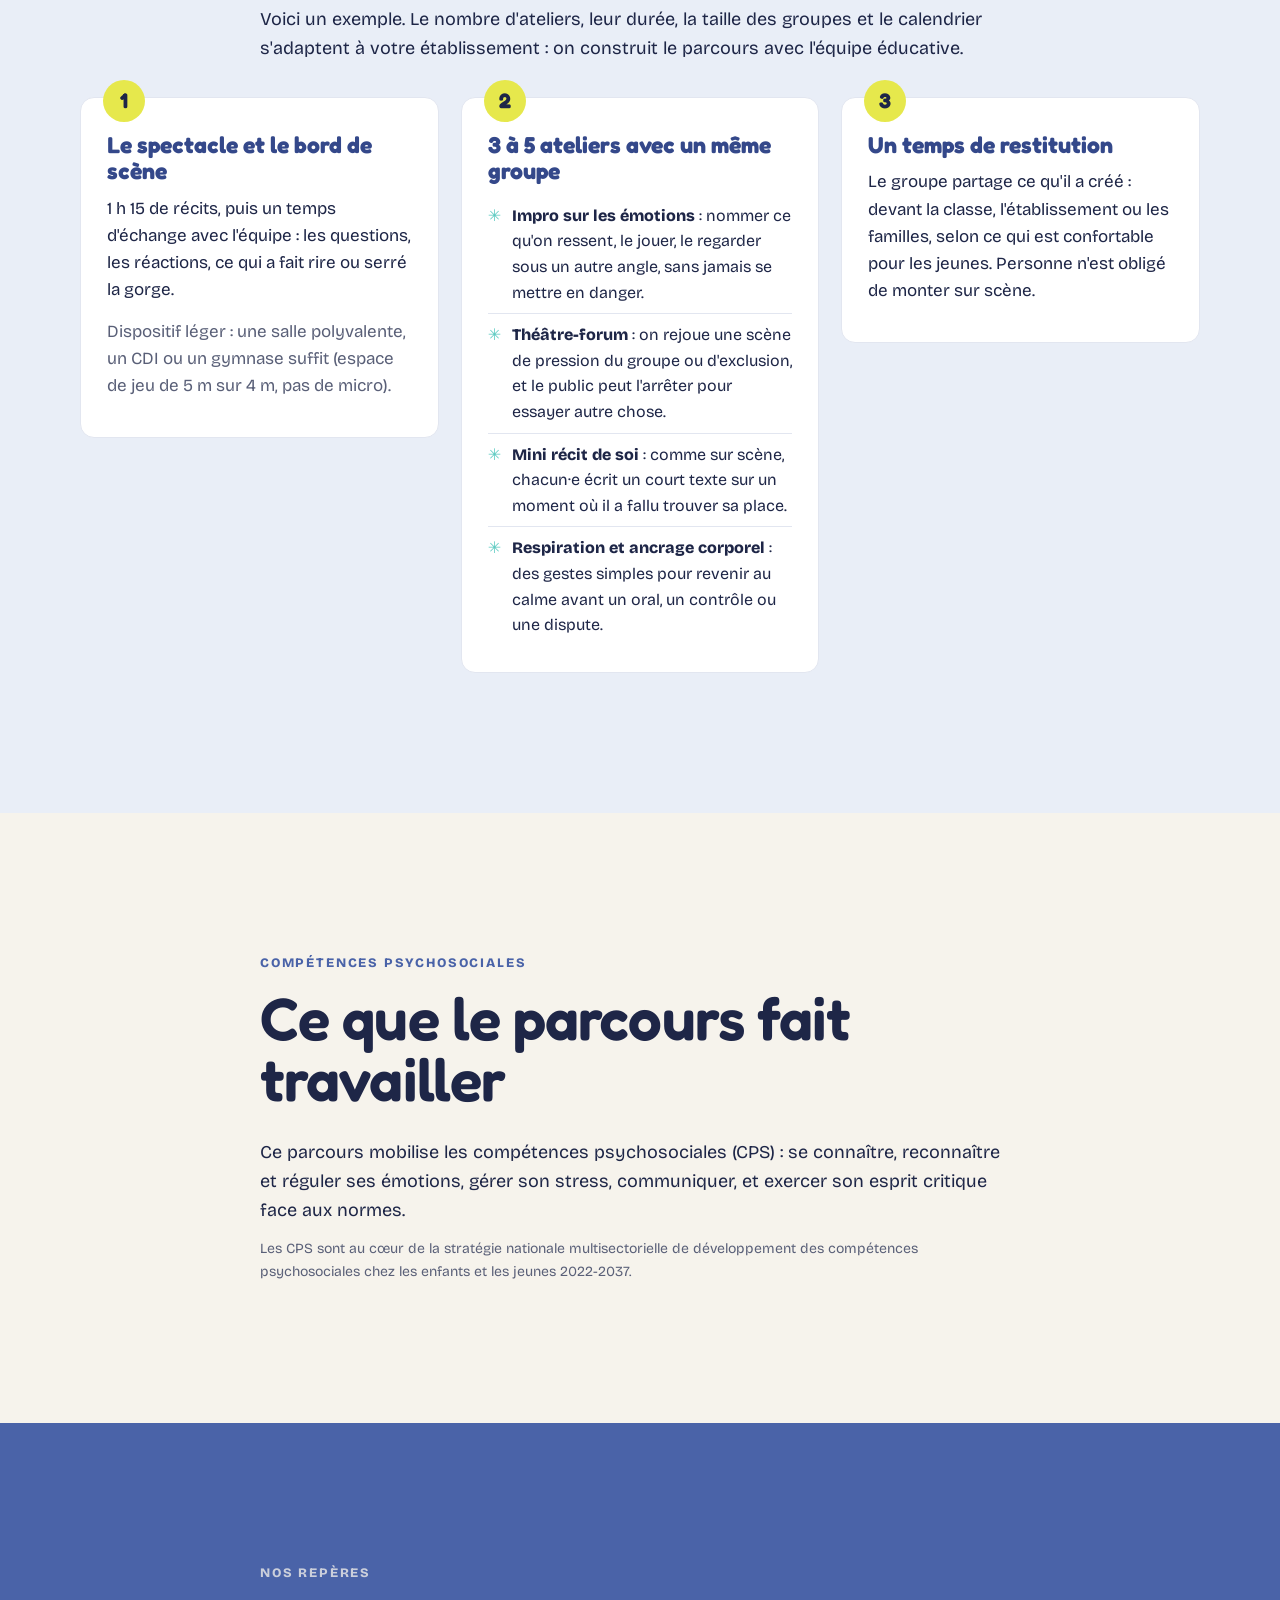
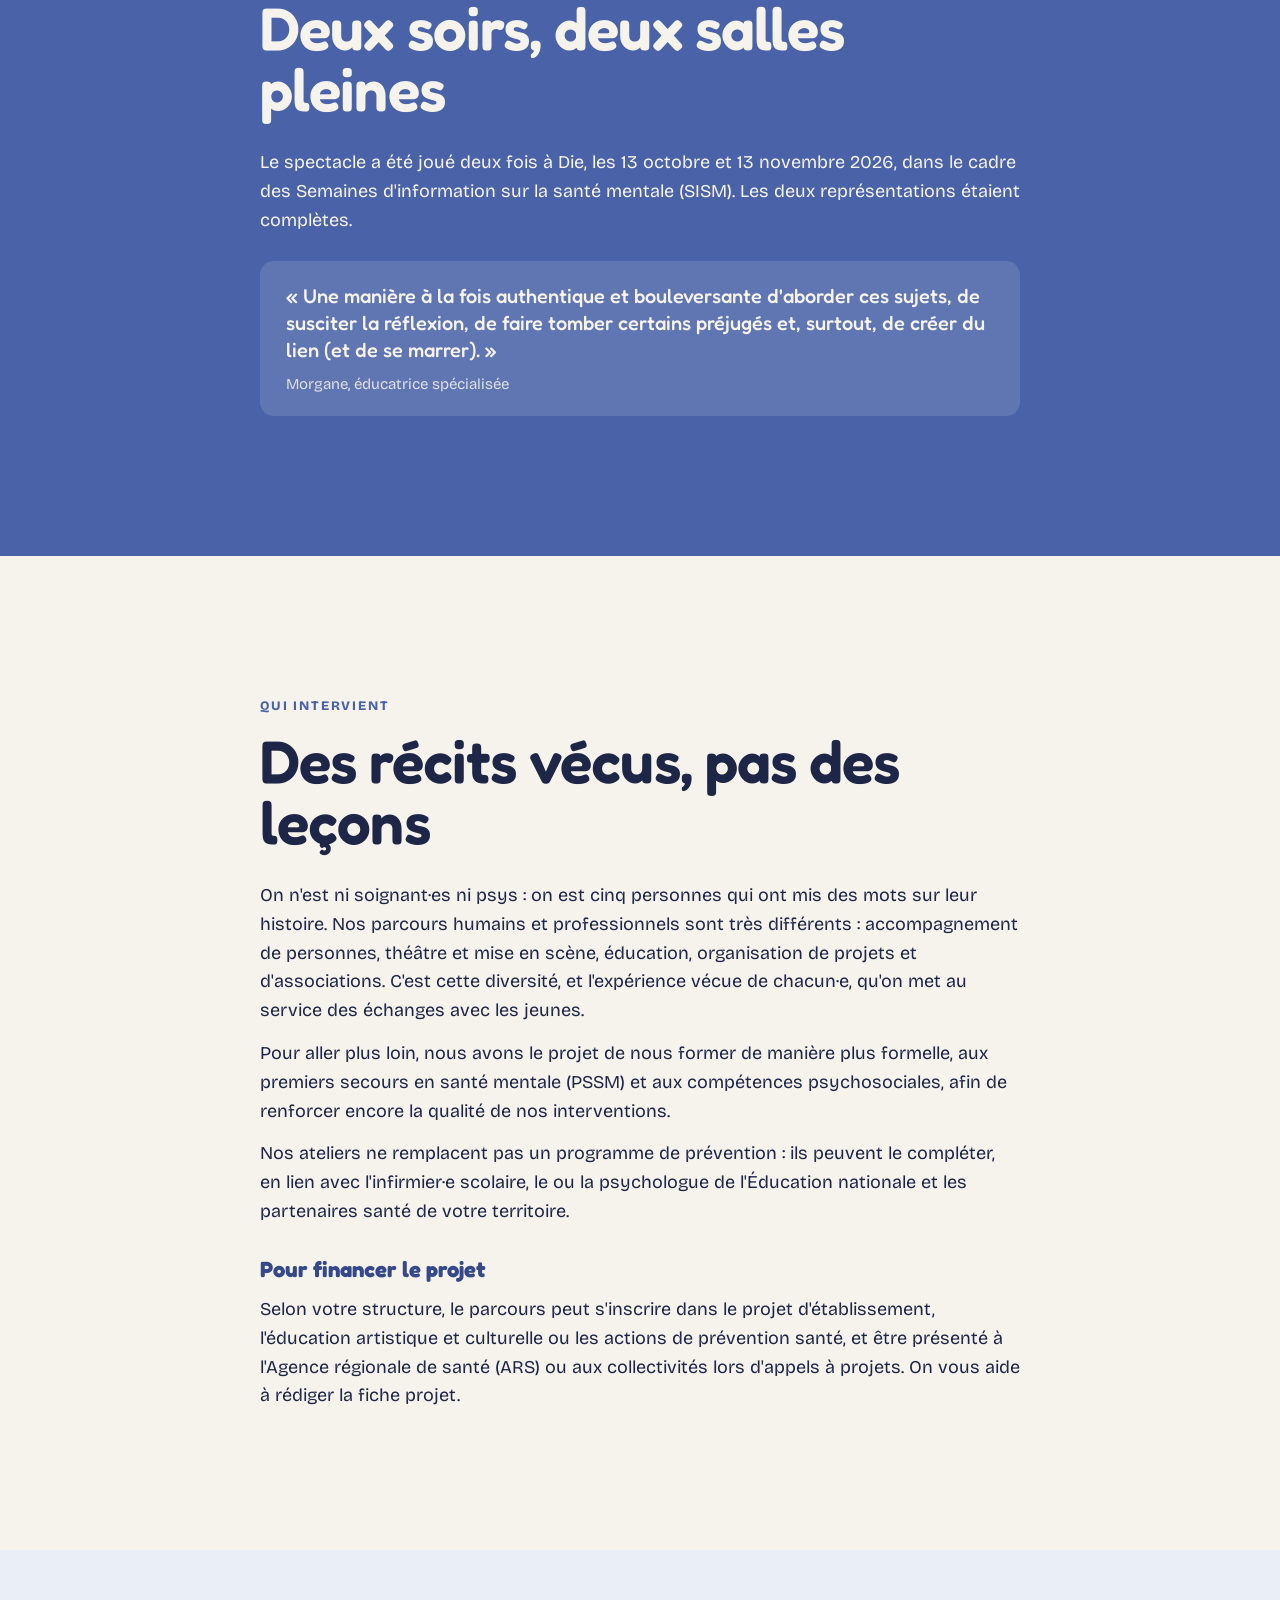
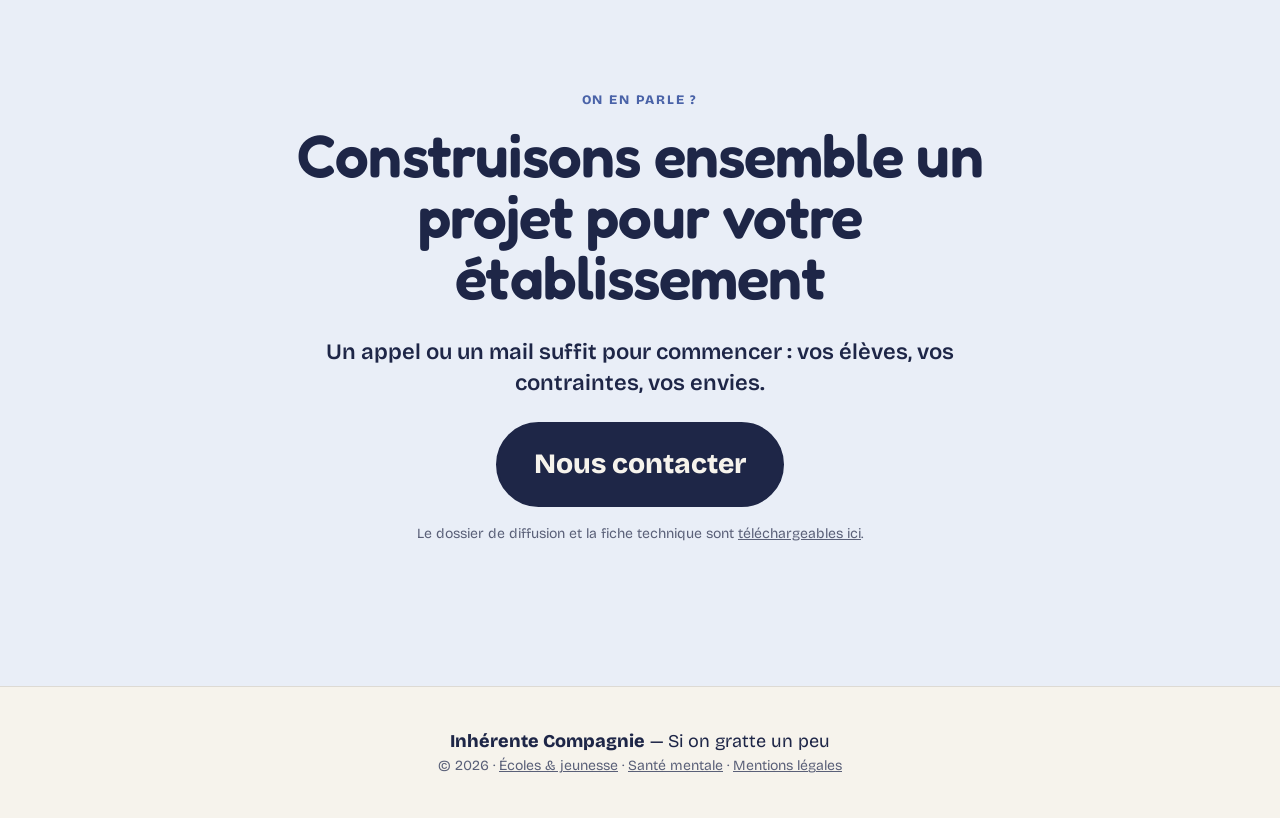
<file: ecoles-jeunesse.html>
<!DOCTYPE html>
<html lang="fr">
<head>
  <meta charset="utf-8">
  <meta name="viewport" content="width=device-width, initial-scale=1">
  <title>Écoles &amp; jeunesse : spectacle et ateliers sur la norme et la santé mentale · Si on gratte un peu</title>
  <meta name="description" content="Pour les lycées, centres sociaux et structures jeunesse : le spectacle « Si on gratte un peu » (dès 15 ans) suivi d'ateliers d'impro, de théâtre-forum, d'écriture et d'ancrage corporel, autour de la norme, de la place et de la santé mentale. Un parcours modulable qui mobilise les compétences psychosociales.">
  <link rel="canonical" href="https://si-on-gratte-un-peu.nathanael-francisco.workers.dev/ecoles-jeunesse.html">
  <meta name="theme-color" content="#34488A">
  <link rel="icon" href="favicon.svg" type="image/svg+xml">
  <meta property="og:title" content="Écoles & jeunesse : un spectacle pour ouvrir la parole">
  <meta property="og:description" content="Spectacle + ateliers pour les lycées et les structures jeunesse, autour de la norme, de la place et de la santé mentale.">
  <meta property="og:image" content="https://si-on-gratte-un-peu.nathanael-francisco.workers.dev/og-image.jpg">
  <meta property="og:type" content="article">
  <link rel="stylesheet" href="style.css">
  <script type="application/ld+json">
{
 "@context": "https://schema.org",
 "@type": "WebPage",
 "name": "Écoles & jeunesse : un spectacle pour ouvrir la parole sur la norme, la place et la santé mentale",
 "url": "https://si-on-gratte-un-peu.nathanael-francisco.workers.dev/ecoles-jeunesse.html",
 "inLanguage": "fr",
 "dateModified": "2026-11-25",
 "audience": { "@type": "EducationalAudience", "educationalRole": "Établissements scolaires, structures jeunesse" },
 "about": ["Santé mentale des jeunes", "Compétences psychosociales", "Théâtre-forum", "Éducation artistique et culturelle"],
 "publisher": { "@type": "PerformingGroup", "name": "Inhérente Compagnie", "url": "https://si-on-gratte-un-peu.nathanael-francisco.workers.dev/" },
 "isPartOf": { "@type": "WebSite", "name": "Si on gratte un peu", "url": "https://si-on-gratte-un-peu.nathanael-francisco.workers.dev/" }
}
  </script>
</head>
<body>

<header class="nav">
  <a href="index.html" class="nav__logo">Inhérente <em>Cie</em></a>
  <a href="index.html" class="nav__back">← Retour au spectacle</a>
</header>

<main class="sm">

  <section class="sm-hero ej-hero">
    <div class="shapes" aria-hidden="true">
      <span class="shape shape--flower"></span>
      <span class="shape shape--star"></span>
      <span class="shape shape--square"></span>
    </div>
    <div class="wrap narrow">
      <p class="kicker">Écoles &amp; jeunesse</p>
      <h1>Un spectacle pour ouvrir la parole sur la norme, la place et la santé mentale.</h1>
      <p class="lead">Pour les lycées (le spectacle est accessible dès 15 ans), les centres sociaux, les structures jeunesse et celles et ceux qui les financent : un parcours qui commence au théâtre et se poursuit en ateliers.</p>
    </div>
  </section>

  <!-- POURQUOI -->
  <section class="section">
    <div class="wrap narrow">
      <p class="kicker">Pourquoi</p>
      <h2>Être performant, rentrer dans la norme, ne jamais flancher</h2>
      <p>Les ados entendent ces injonctions partout : à l'école, sur les réseaux, dans le groupe d'amis, parfois à la maison. Il faut avoir de bonnes notes, savoir ce qu'on veut faire plus tard, être bien dans sa peau, et si possible tout le temps.</p>
      <p>Le spectacle ne fait pas la morale. Cinq adultes racontent un morceau de leur vie, avec humour et sans filtre : une orientation subie, un burn-out, des règles qui font la pluie et le beau temps, un enfant « trop ». On rit, on est touché, et c'est souvent là que la parole se libère. Après, on peut en parler, entre jeunes et avec les adultes qui les entourent.</p>
    </div>
  </section>

  <!-- PARCOURS -->
  <section class="section section--paper">
    <div class="wrap">
      <div class="narrow" style="margin:0 auto">
        <p class="kicker">Le parcours type</p>
        <h2>Du spectacle à la scène des jeunes</h2>
        <p>Voici un exemple. Le nombre d'ateliers, leur durée, la taille des groupes et le calendrier s'adaptent à votre établissement : on construit le parcours avec l'équipe éducative.</p>
      </div>
      <div class="ej-steps">
        <article class="sm-card ej-step">
          <span class="ej-num">1</span>
          <h3>Le spectacle et le bord de scène</h3>
          <p>1 h 15 de récits, puis un temps d'échange avec l'équipe : les questions, les réactions, ce qui a fait rire ou serré la gorge.</p>
          <p class="sm-small">Dispositif léger : une salle polyvalente, un CDI ou un gymnase suffit (espace de jeu de 5 m sur 4 m, pas de micro).</p>
        </article>
        <article class="sm-card ej-step">
          <span class="ej-num">2</span>
          <h3>3 à 5 ateliers avec un même groupe</h3>
          <ul class="ej-list">
            <li><strong>Impro sur les émotions</strong> : nommer ce qu'on ressent, le jouer, le regarder sous un autre angle, sans jamais se mettre en danger.</li>
            <li><strong>Théâtre-forum</strong> : on rejoue une scène de pression du groupe ou d'exclusion, et le public peut l'arrêter pour essayer autre chose.</li>
            <li><strong>Mini récit de soi</strong> : comme sur scène, chacun·e écrit un court texte sur un moment où il a fallu trouver sa place.</li>
            <li><strong>Respiration et ancrage corporel</strong> : des gestes simples pour revenir au calme avant un oral, un contrôle ou une dispute.</li>
          </ul>
        </article>
        <article class="sm-card ej-step">
          <span class="ej-num">3</span>
          <h3>Un temps de restitution</h3>
          <p>Le groupe partage ce qu'il a créé : devant la classe, l'établissement ou les familles, selon ce qui est confortable pour les jeunes. Personne n'est obligé de monter sur scène.</p>
        </article>
      </div>
    </div>
  </section>

  <!-- CPS -->
  <section class="section">
    <div class="wrap narrow">
      <p class="kicker">Compétences psychosociales</p>
      <h2>Ce que le parcours fait travailler</h2>
      <p>Ce parcours mobilise les compétences psychosociales (CPS) : se connaître, reconnaître et réguler ses émotions, gérer son stress, communiquer, et exercer son esprit critique face aux normes.</p>
      <p class="sm-small">Les CPS sont au cœur de la stratégie nationale multisectorielle de développement des compétences psychosociales chez les enfants et les jeunes 2022-2037.</p>
    </div>
  </section>

  <!-- REPÈRES -->
  <section class="section section--blue">
    <div class="wrap narrow">
      <p class="kicker">Nos repères</p>
      <h2>Deux soirs, deux salles pleines</h2>
      <p>Le spectacle a été joué deux fois à Die, les 13 octobre et 13 novembre 2026, dans le cadre des Semaines d'information sur la santé mentale (SISM). Les deux représentations étaient complètes.</p>
      <blockquote class="ej-quote">« Une manière à la fois authentique et bouleversante d'aborder ces sujets, de susciter la réflexion, de faire tomber certains préjugés et, surtout, de créer du lien (et de se marrer). »<cite>Morgane, éducatrice spécialisée</cite></blockquote>
    </div>
  </section>

  <!-- ÉQUIPE / FORMATIONS -->
  <section class="section">
    <div class="wrap narrow">
      <p class="kicker">Qui intervient</p>
      <h2>Des récits vécus, pas des leçons</h2>
      <p>On n'est ni soignant·es ni psys : on est cinq personnes qui ont mis des mots sur leur histoire. Nos parcours humains et professionnels sont très différents : accompagnement de personnes, théâtre et mise en scène, éducation, organisation de projets et d'associations. C'est cette diversité, et l'expérience vécue de chacun·e, qu'on met au service des échanges avec les jeunes.</p>
      <p>Pour aller plus loin, nous avons le projet de nous former de manière plus formelle, aux premiers secours en santé mentale (PSSM) et aux compétences psychosociales, afin de renforcer encore la qualité de nos interventions.</p>
      <p>Nos ateliers ne remplacent pas un programme de prévention : ils peuvent le compléter, en lien avec l'infirmier·e scolaire, le ou la psychologue de l'Éducation nationale et les partenaires santé de votre territoire.</p>
      <h3 class="ej-h3">Pour financer le projet</h3>
      <p>Selon votre structure, le parcours peut s'inscrire dans le projet d'établissement, l'éducation artistique et culturelle ou les actions de prévention santé, et être présenté à l'Agence régionale de santé (ARS) ou aux collectivités lors d'appels à projets. On vous aide à rédiger la fiche projet.</p>
    </div>
  </section>

  <!-- CTA -->
  <section class="section section--paper">
    <div class="wrap narrow center">
      <p class="kicker">On en parle ?</p>
      <h2>Construisons ensemble un projet pour votre établissement</h2>
      <p class="lead">Un appel ou un mail suffit pour commencer : vos élèves, vos contraintes, vos envies.</p>
      <a class="btn btn--big" href="index.html#contact">Nous contacter</a>
      <p class="sm-small">Le dossier de diffusion et la fiche technique sont <a href="index.html#pros">téléchargeables ici</a>.</p>
    </div>
  </section>

</main>

<footer class="footer">
  <p><strong>Inhérente Compagnie</strong> — Si on gratte un peu</p>
  <p class="footer__small">© 2026 · <a href="ecoles-jeunesse.html">Écoles &amp; jeunesse</a> · <a href="sante-mentale.html">Santé mentale</a> · <a href="mentions-legales.html">Mentions légales</a></p>
</footer>
<!-- Cloudflare Web Analytics --><script type='module' src='https://static.cloudflareinsights.com/beacon.min.js' data-cf-beacon='{"token": "e9c5924e8b8c4d1e94baeeb51bc5abc8"}'></script><!-- End Cloudflare Web Analytics -->
</body>
</html>
</file>
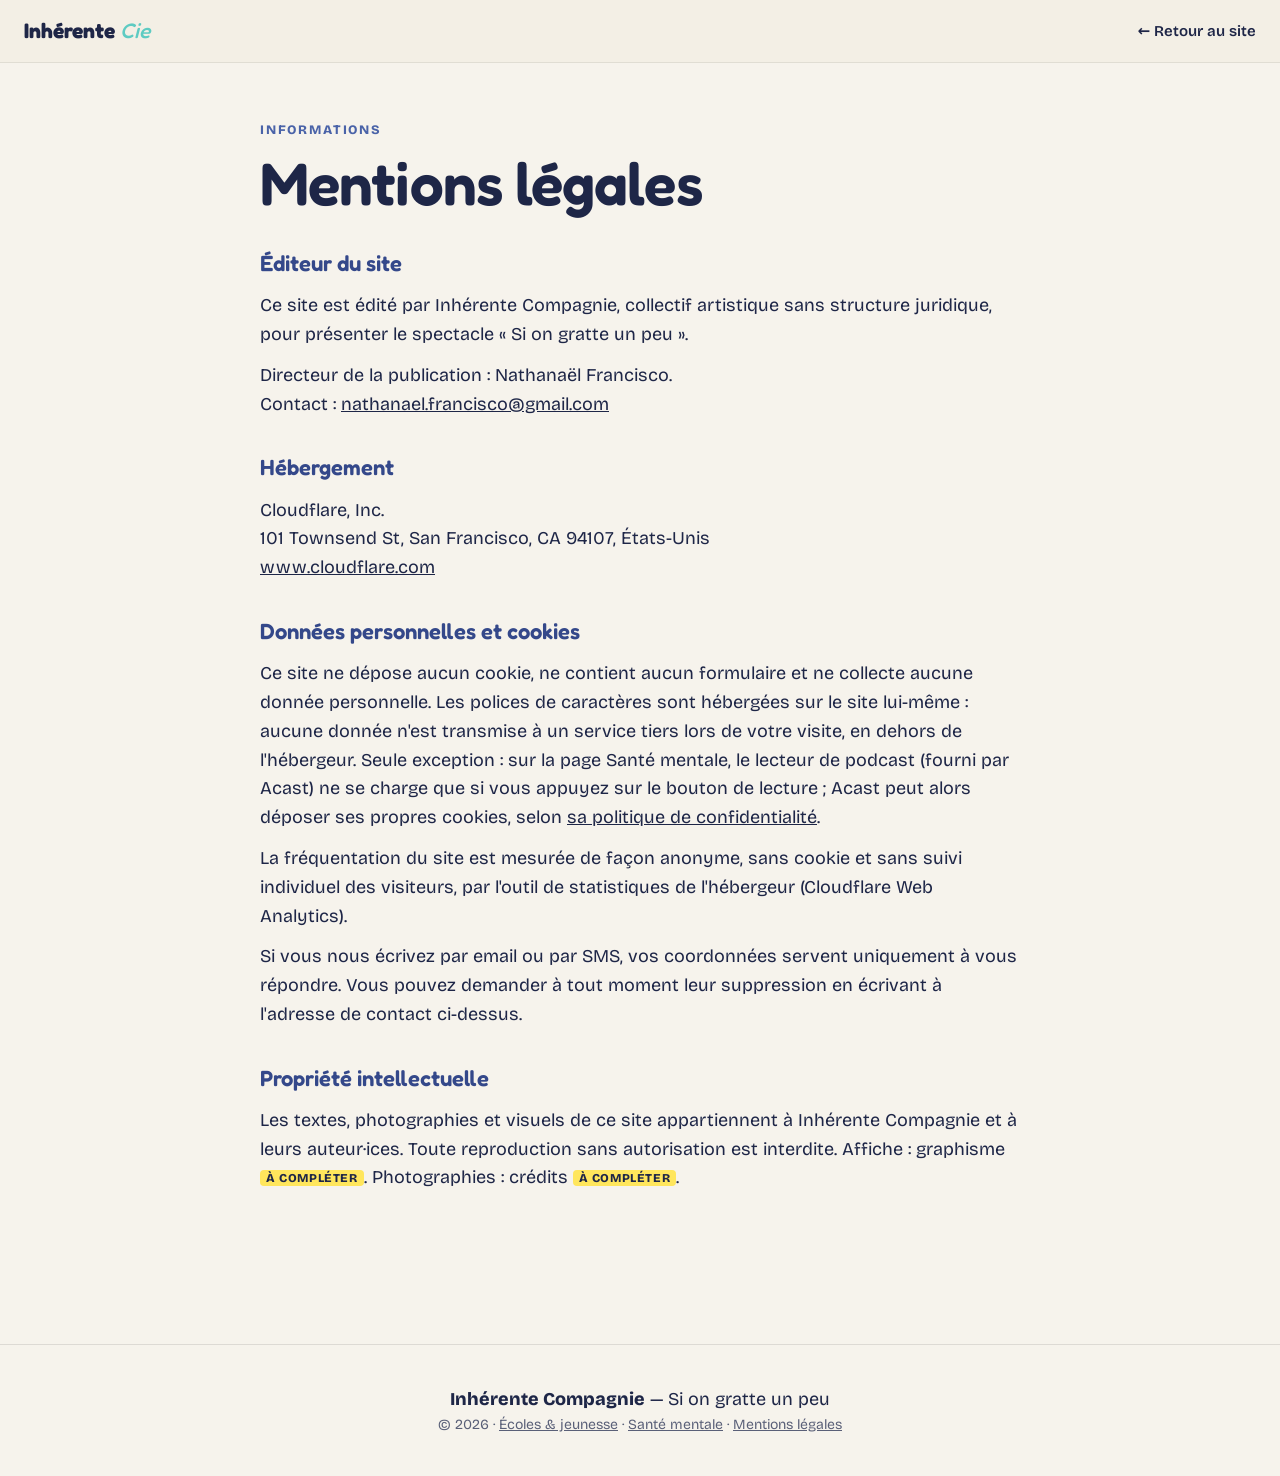
<file: mentions-legales.html>
<!DOCTYPE html>
<html lang="fr">
<head>
  <meta charset="utf-8">
  <meta name="viewport" content="width=device-width, initial-scale=1">
  <title>Mentions légales — Si on gratte un peu</title>
  <meta name="robots" content="noindex">
  <link rel="stylesheet" href="style.css">
</head>
<body>
<header class="nav">
  <a href="index.html" class="nav__logo">Inhérente <em>Cie</em></a>
  <a href="index.html" class="nav__back">← Retour au site</a>
</header>
<main class="section legal">
  <div class="wrap narrow">
    <p class="kicker">Informations</p>
    <h2>Mentions légales</h2>

    <h3>Éditeur du site</h3>
    <p>Ce site est édité par Inhérente Compagnie, collectif artistique sans structure juridique, pour présenter le spectacle « Si on gratte un peu ».</p>
    <p>Directeur de la publication : Nathanaël Francisco.<br>
    Contact : <a href="mailto:nathanael.francisco@gmail.com">nathanael.francisco@gmail.com</a></p>

    <h3>Hébergement</h3>
    <p>Cloudflare, Inc.<br>101 Townsend St, San Francisco, CA 94107, États-Unis<br>
    <a href="https://www.cloudflare.com">www.cloudflare.com</a></p>

    <h3>Données personnelles et cookies</h3>
    <p>Ce site ne dépose aucun cookie, ne contient aucun formulaire et ne collecte aucune donnée personnelle. Les polices de caractères sont hébergées sur le site lui-même : aucune donnée n'est transmise à un service tiers lors de votre visite, en dehors de l'hébergeur. Seule exception : sur la page Santé mentale, le lecteur de podcast (fourni par Acast) ne se charge que si vous appuyez sur le bouton de lecture ; Acast peut alors déposer ses propres cookies, selon <a href="https://www.acast.com/privacy" target="_blank" rel="noopener">sa politique de confidentialité</a>.</p>
    <p>La fréquentation du site est mesurée de façon anonyme, sans cookie et sans suivi individuel des visiteurs, par l'outil de statistiques de l'hébergeur (Cloudflare Web Analytics).</p>
    <p>Si vous nous écrivez par email ou par SMS, vos coordonnées servent uniquement à vous répondre. Vous pouvez demander à tout moment leur suppression en écrivant à l'adresse de contact ci-dessus.</p>

    <h3>Propriété intellectuelle</h3>
    <p>Les textes, photographies et visuels de ce site appartiennent à Inhérente Compagnie et à leurs auteur·ices. Toute reproduction sans autorisation est interdite. Affiche : graphisme <span class="todo">à compléter</span>. Photographies : crédits <span class="todo">à compléter</span>.</p>
  </div>
</main>
<footer class="footer">
  <p><strong>Inhérente Compagnie</strong> — Si on gratte un peu</p>
  <p class="footer__small">© 2026 · <a href="ecoles-jeunesse.html">Écoles &amp; jeunesse</a> · <a href="sante-mentale.html">Santé mentale</a> · <a href="mentions-legales.html">Mentions légales</a></p>
</footer>
<!-- Cloudflare Web Analytics --><script type='module' src='https://static.cloudflareinsights.com/beacon.min.js' data-cf-beacon='{"token": "e9c5924e8b8c4d1e94baeeb51bc5abc8"}'></script><!-- End Cloudflare Web Analytics -->
</body>
</html>
</file>
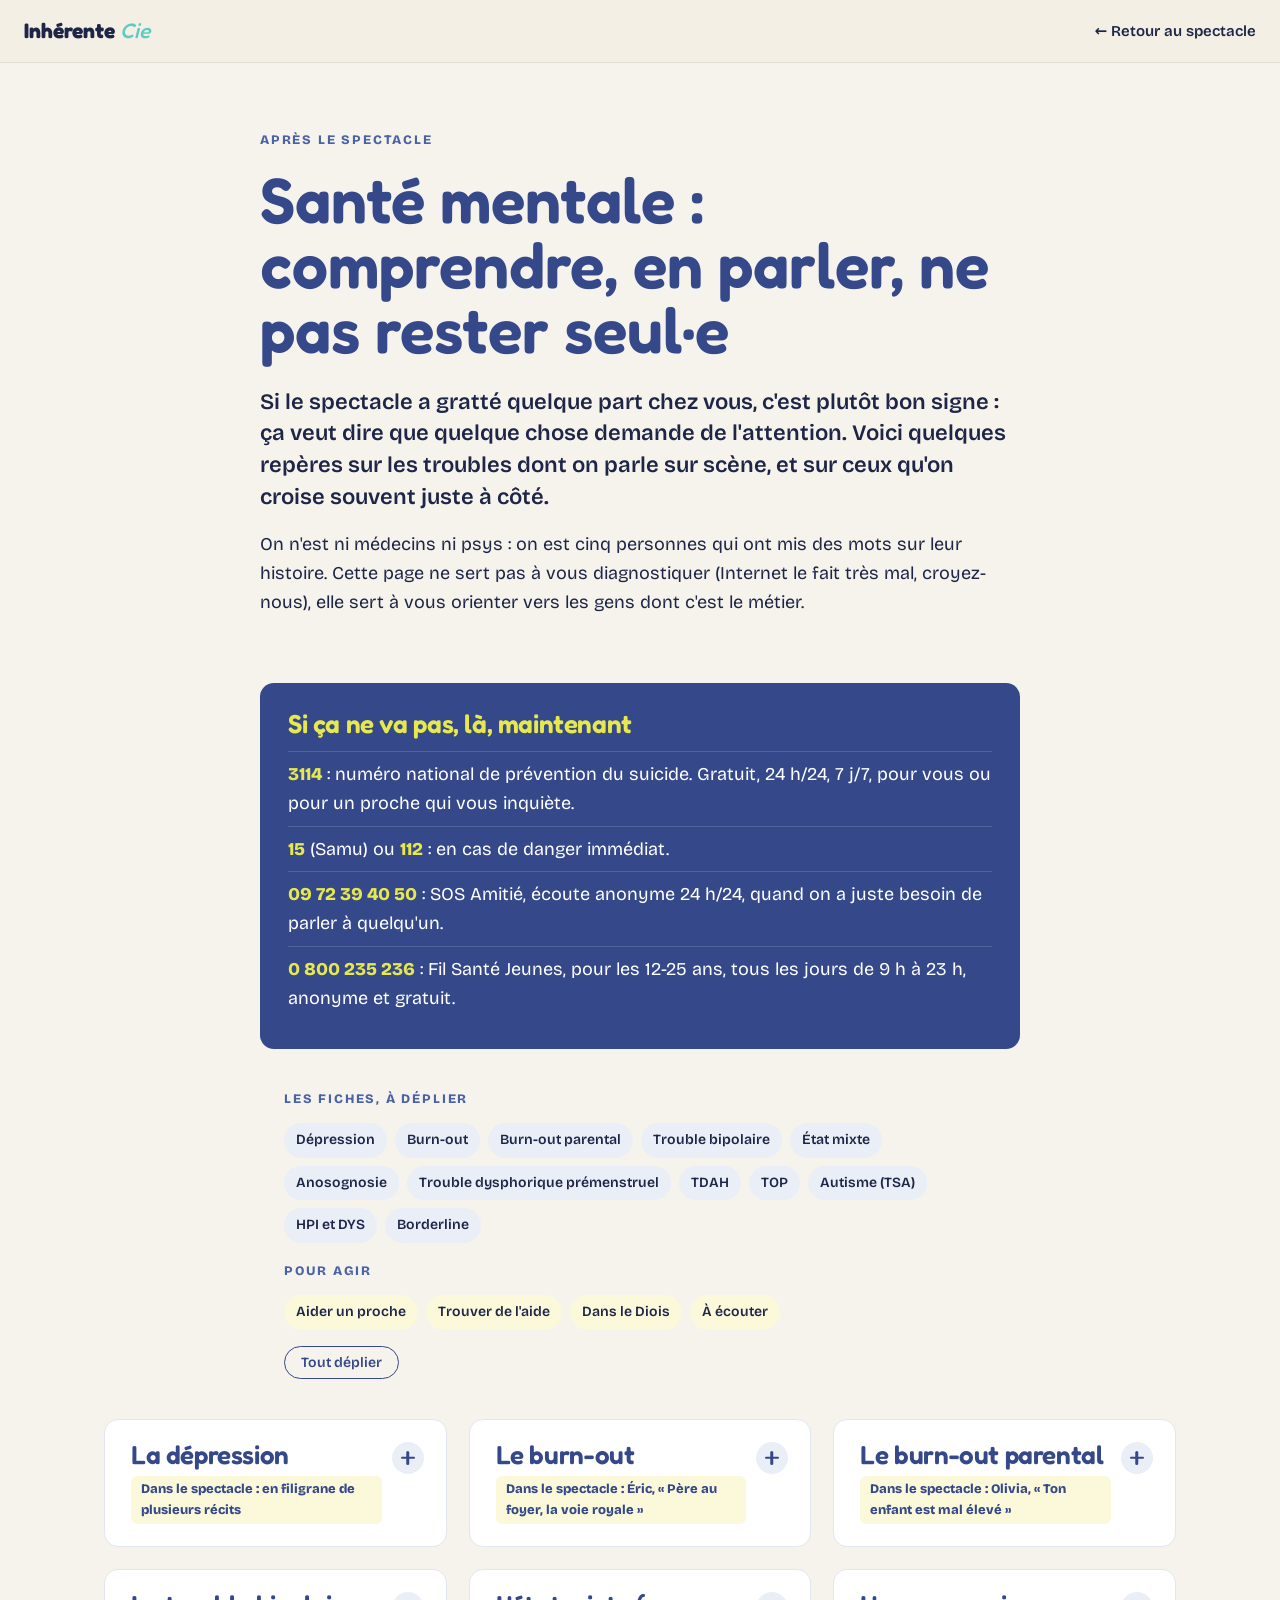
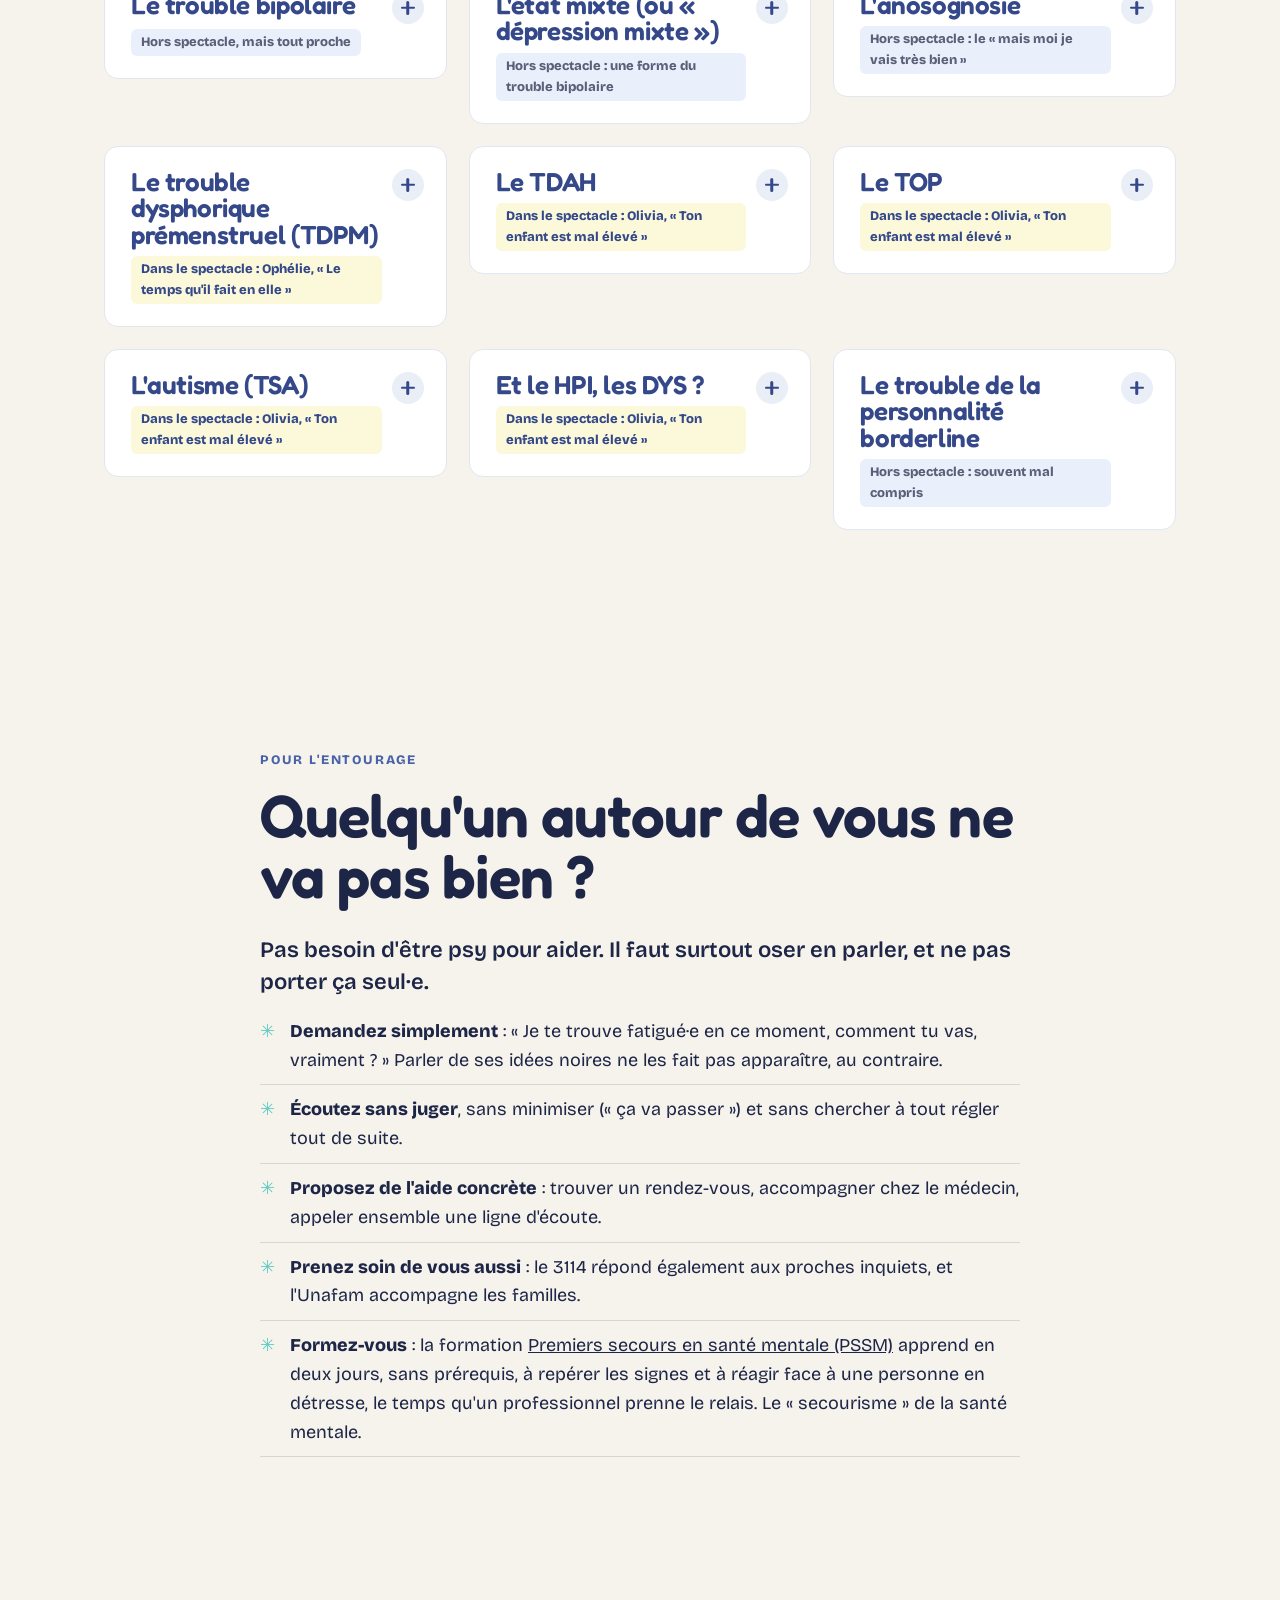
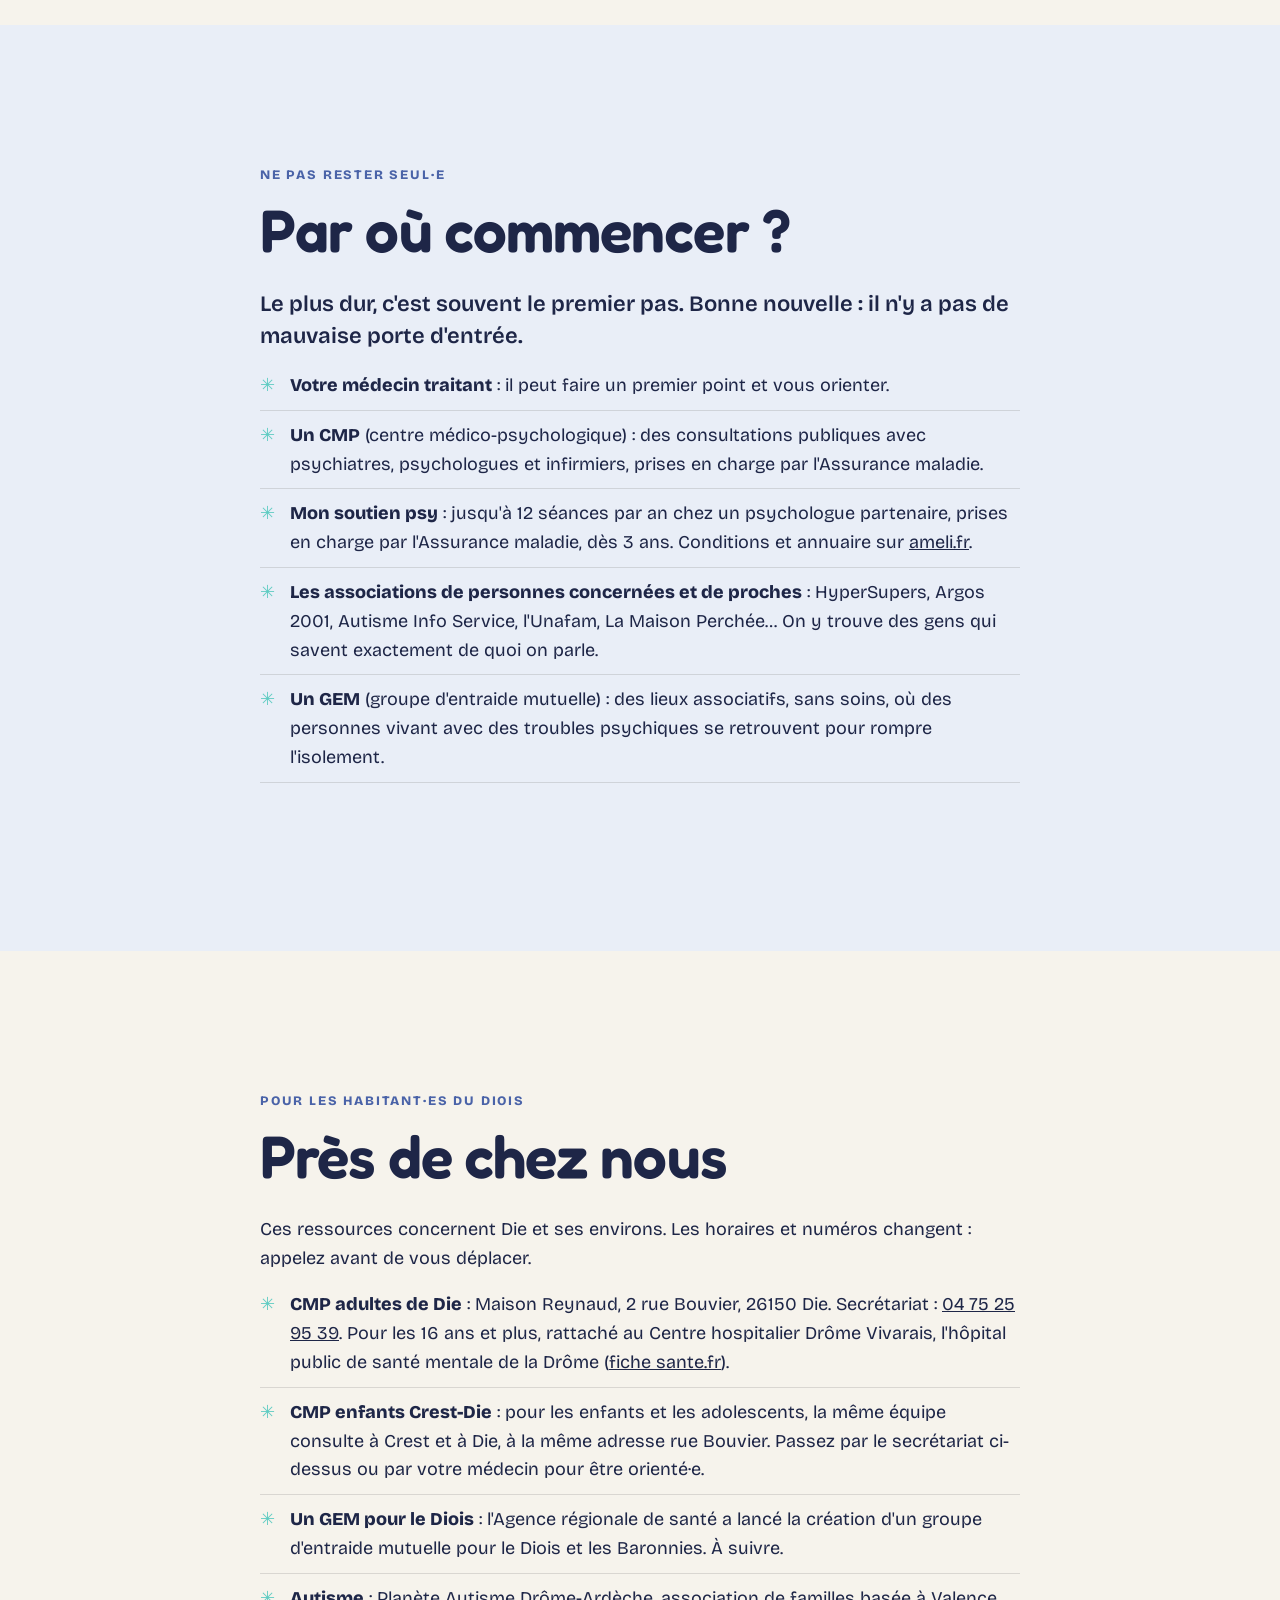
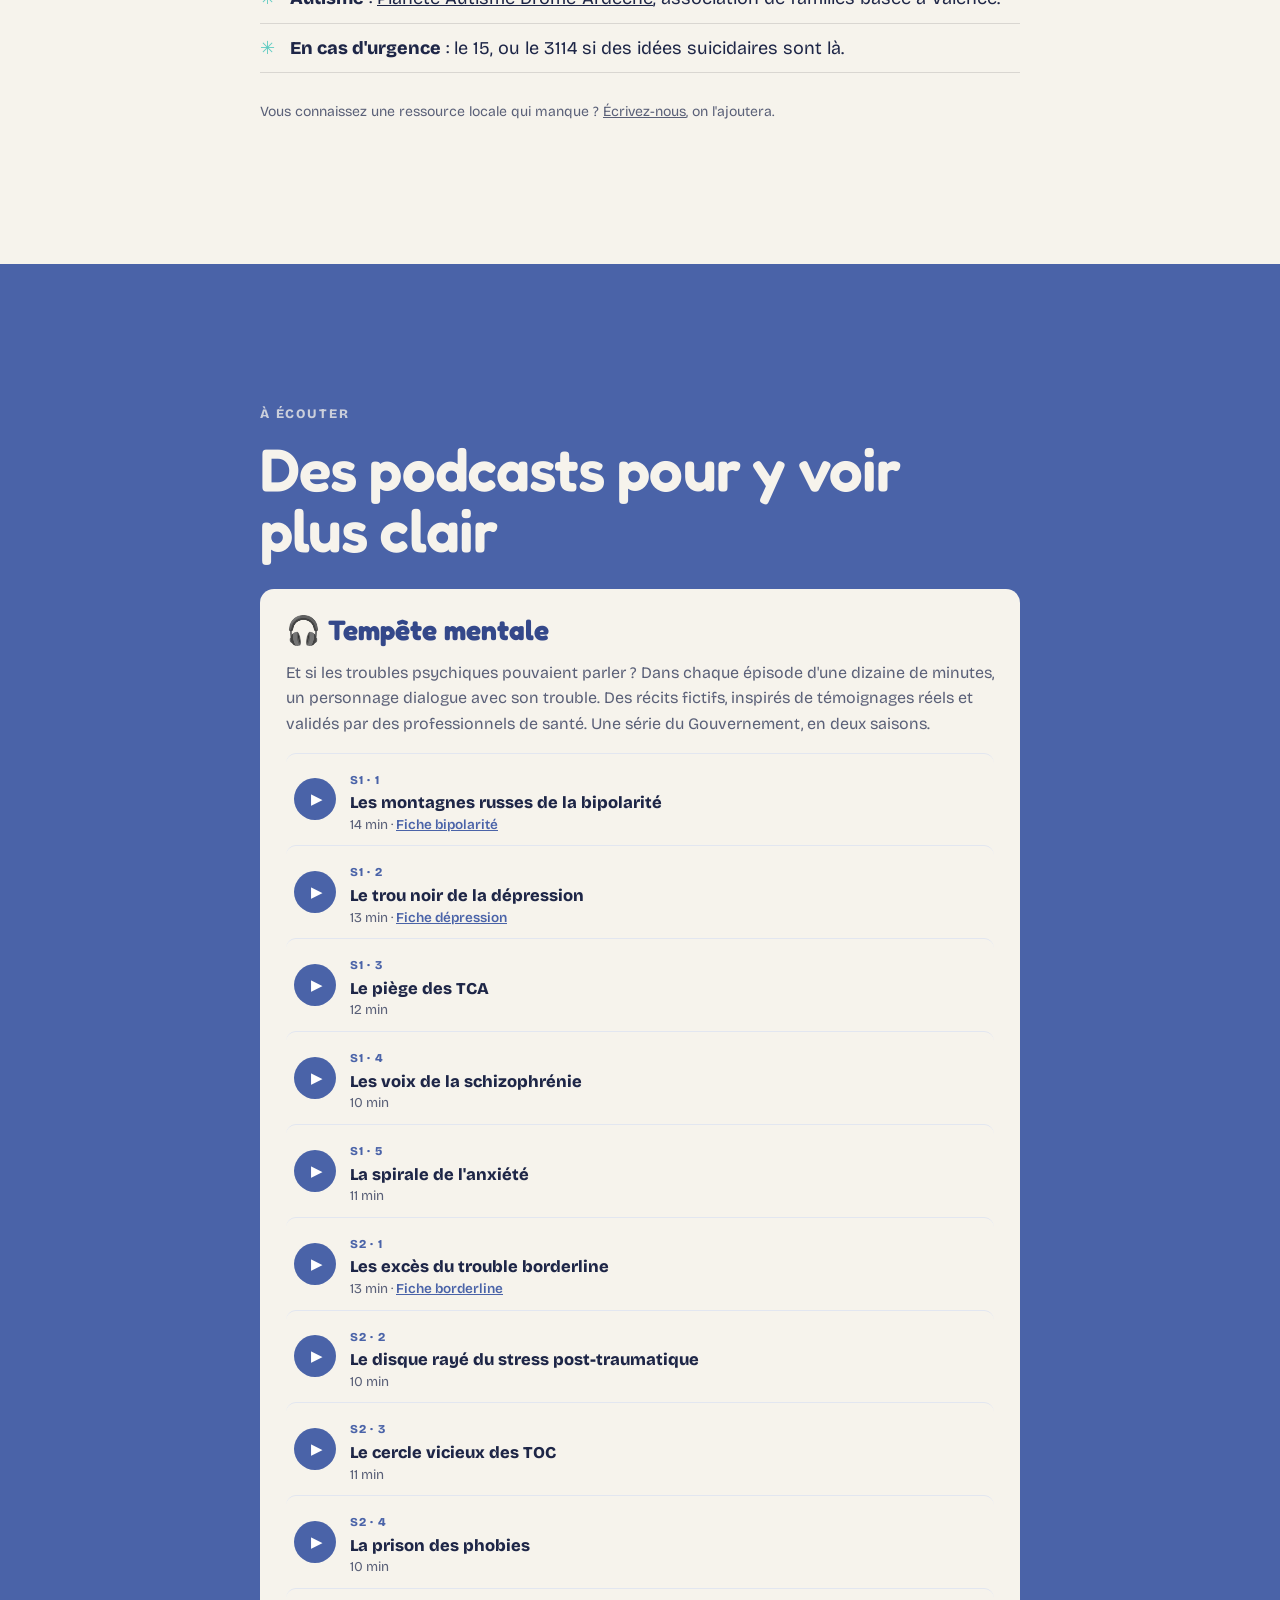
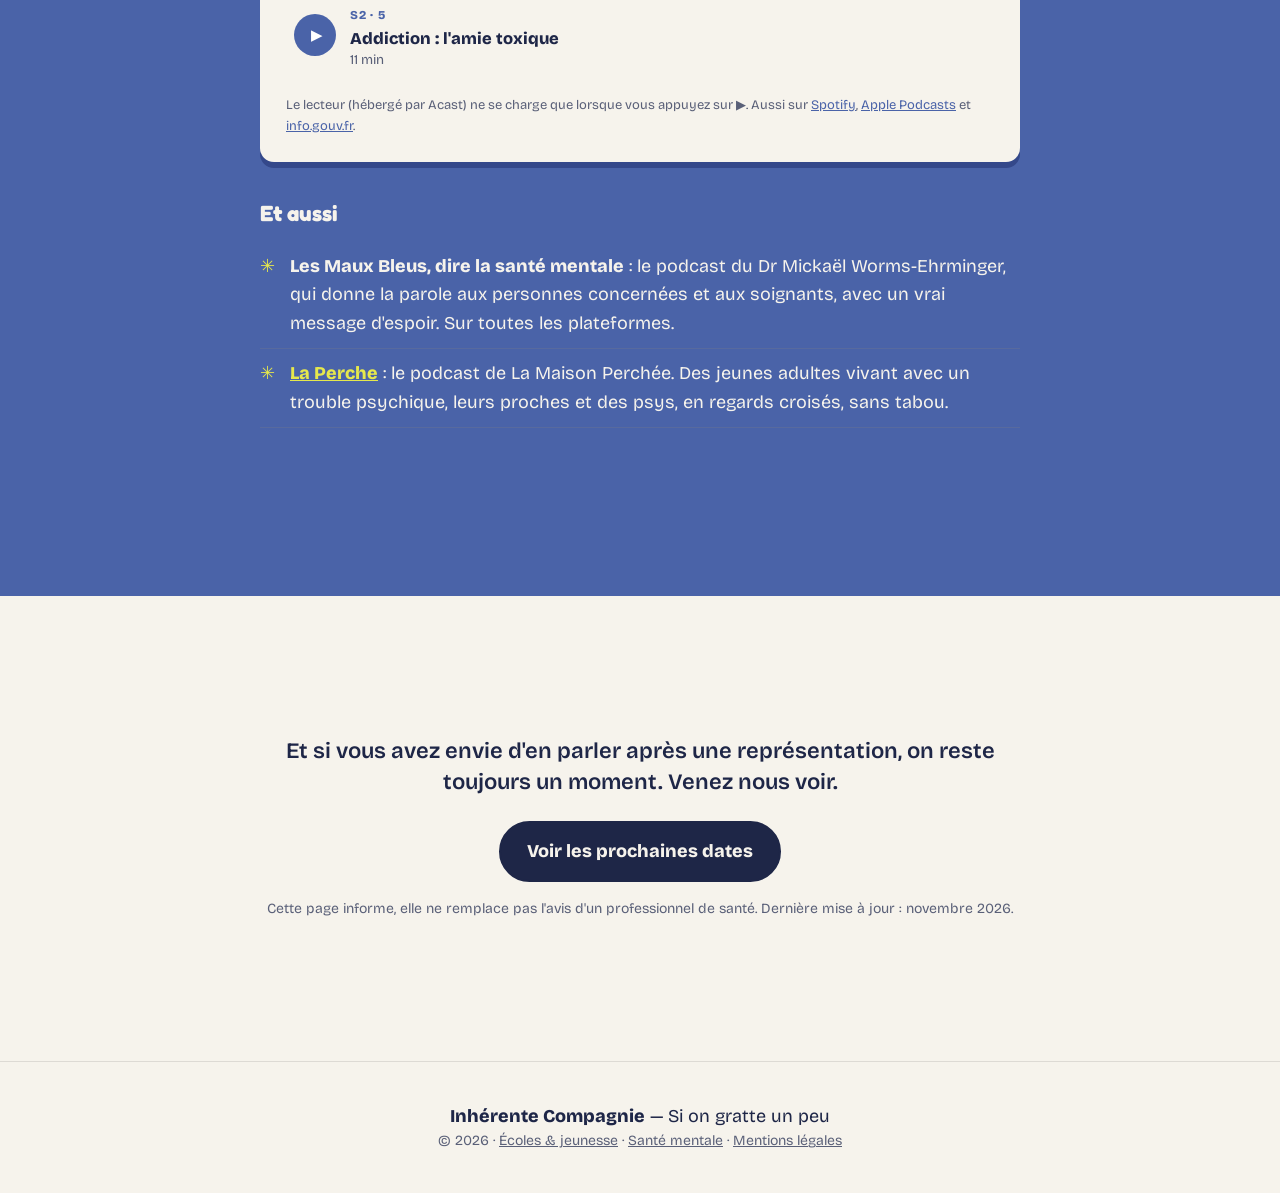
<file: sante-mentale.html>
<!DOCTYPE html>
<html lang="fr">
<head>
  <meta charset="utf-8">
  <meta name="viewport" content="width=device-width, initial-scale=1">
  <title>Santé mentale : comprendre, en parler, trouver de l'aide · Si on gratte un peu</title>
  <meta name="description" content="Dépression, burn-out, burn-out parental, trouble bipolaire, état mixte, anosognosie, trouble dysphorique prémenstruel, TDAH, TOP, autisme, HPI, DYS, borderline : quelques repères simples, des numéros d'aide, des ressources dans le Diois et des podcasts. Par Inhérente Compagnie.">
  <link rel="canonical" href="https://si-on-gratte-un-peu.nathanael-francisco.workers.dev/sante-mentale.html">
  <meta name="theme-color" content="#34488A">
  <link rel="icon" href="favicon.svg" type="image/svg+xml">
  <meta property="og:title" content="Santé mentale : comprendre, en parler, trouver de l'aide">
  <meta property="og:description" content="Les troubles dont parle le spectacle « Si on gratte un peu », expliqués simplement, avec les bons numéros et les bonnes adresses.">
  <meta property="og:image" content="https://si-on-gratte-un-peu.nathanael-francisco.workers.dev/og-image.jpg">
  <meta property="og:type" content="article">
  <link rel="stylesheet" href="style.css">
  <script type="application/ld+json">
{
 "@context": "https://schema.org",
 "@type": "MedicalWebPage",
 "name": "Santé mentale : comprendre, en parler, ne pas rester seul·e",
 "url": "https://si-on-gratte-un-peu.nathanael-francisco.workers.dev/sante-mentale.html",
 "inLanguage": "fr",
 "dateModified": "2026-11-24",
 "audience": {
  "@type": "PeopleAudience",
  "audienceType": "Grand public"
 },
 "about": [
  {
   "@type": "MedicalCondition",
   "name": "Dépression"
  },
  {
   "@type": "MedicalCondition",
   "name": "Syndrome d'épuisement professionnel"
  },
  {
   "@type": "MedicalCondition",
   "name": "Burn-out parental"
  },
  {
   "@type": "MedicalCondition",
   "name": "Trouble bipolaire"
  },
  {
   "@type": "MedicalCondition",
   "name": "État mixte"
  },
  {
   "@type": "MedicalCondition",
   "name": "Anosognosie"
  },
  {
   "@type": "MedicalCondition",
   "name": "Trouble dysphorique prémenstruel"
  },
  {
   "@type": "MedicalCondition",
   "name": "Trouble du déficit de l'attention avec ou sans hyperactivité"
  },
  {
   "@type": "MedicalCondition",
   "name": "Trouble oppositionnel avec provocation"
  },
  {
   "@type": "MedicalCondition",
   "name": "Trouble du spectre de l'autisme"
  },
  {
   "@type": "MedicalCondition",
   "name": "Troubles DYS"
  },
  {
   "@type": "MedicalCondition",
   "name": "Trouble de la personnalité borderline"
  }
 ],
 "publisher": {
  "@type": "PerformingGroup",
  "name": "Inhérente Compagnie",
  "url": "https://si-on-gratte-un-peu.nathanael-francisco.workers.dev/"
 },
 "isPartOf": {
  "@type": "WebSite",
  "name": "Si on gratte un peu",
  "url": "https://si-on-gratte-un-peu.nathanael-francisco.workers.dev/"
 },
 "mentions": [
  {
   "@type": "Organization",
   "name": "3114, numéro national de prévention du suicide",
   "telephone": "3114"
  },
  {
   "@type": "Organization",
   "name": "SOS Amitié",
   "telephone": "+33972394050"
  },
  {
   "@type": "Organization",
   "name": "Fil Santé Jeunes",
   "telephone": "+33800235236"
  },
  {
   "@type": "MedicalClinic",
   "name": "CMP adultes de Die",
   "telephone": "+33475259539",
   "address": {
    "@type": "PostalAddress",
    "streetAddress": "2 rue Bouvier",
    "postalCode": "26150",
    "addressLocality": "Die",
    "addressCountry": "FR"
   }
  }
 ]
}
  </script>
</head>
<body>

<header class="nav">
  <a href="index.html" class="nav__logo">Inhérente <em>Cie</em></a>
  <a href="index.html" class="nav__back">← Retour au spectacle</a>
</header>

<main class="sm">

  <section class="sm-hero">
    <div class="wrap narrow">
      <p class="kicker">Après le spectacle</p>
      <h1>Santé mentale&nbsp;: comprendre, en parler, ne pas rester seul·e</h1>
      <p class="lead">Si le spectacle a gratté quelque part chez vous, c'est plutôt bon signe : ça veut dire que quelque chose demande de l'attention. Voici quelques repères sur les troubles dont on parle sur scène, et sur ceux qu'on croise souvent juste à côté.</p>
      <p>On n'est ni médecins ni psys : on est cinq personnes qui ont mis des mots sur leur histoire. Cette page ne sert pas à vous diagnostiquer (Internet le fait très mal, croyez-nous), elle sert à vous orienter vers les gens dont c'est le métier.</p>
    </div>
  </section>

  <!-- URGENCE -->
  <section class="wrap narrow">
    <div class="sm-urgent" role="note" aria-label="Numéros d'urgence">
      <h2>Si ça ne va pas, là, maintenant</h2>
      <ul>
        <li><a href="tel:3114"><strong>3114</strong></a> : numéro national de prévention du suicide. Gratuit, 24 h/24, 7 j/7, pour vous ou pour un proche qui vous inquiète.</li>
        <li><a href="tel:15"><strong>15</strong></a> (Samu) ou <a href="tel:112"><strong>112</strong></a> : en cas de danger immédiat.</li>
        <li><a href="tel:0972394050"><strong>09 72 39 40 50</strong></a> : SOS Amitié, écoute anonyme 24 h/24, quand on a juste besoin de parler à quelqu'un.</li>
        <li><a href="tel:0800235236"><strong>0 800 235 236</strong></a> : Fil Santé Jeunes, pour les 12-25 ans, tous les jours de 9 h à 23 h, anonyme et gratuit.</li>
      </ul>
    </div>
  </section>

  <!-- SOMMAIRE -->
  <nav class="wrap narrow sm-toc" aria-label="Sommaire">
    <p class="kicker">Les fiches, à déplier</p>
    <ul>
      <li><a href="#depression">Dépression</a></li>
      <li><a href="#burnout">Burn-out</a></li>
      <li><a href="#burnout-parental">Burn-out parental</a></li>
      <li><a href="#bipolarite">Trouble bipolaire</a></li>
      <li><a href="#mixte">État mixte</a></li>
      <li><a href="#anosognosie">Anosognosie</a></li>
      <li><a href="#tdpm">Trouble dysphorique prémenstruel</a></li>
      <li><a href="#tdah">TDAH</a></li>
      <li><a href="#top">TOP</a></li>
      <li><a href="#tsa">Autisme (TSA)</a></li>
      <li><a href="#hpi-dys">HPI et DYS</a></li>
      <li><a href="#borderline">Borderline</a></li>
    </ul>
    <p class="kicker sm-toc__k2">Pour agir</p>
    <ul class="sm-toc__agir">
      <li><a href="#proche">Aider un proche</a></li>
      <li><a href="#aide">Trouver de l'aide</a></li>
      <li><a href="#diois">Dans le Diois</a></li>
      <li><a href="#ecouter">À écouter</a></li>
    </ul>
    <button type="button" class="sm-all" aria-pressed="false">Tout déplier</button>
  </nav>

  <!-- TROUBLES -->
  <section class="wrap sm-cards">

    <details class="sm-card" id="depression">
      <summary>
        <h2>La dépression</h2>
        <p class="sm-tag">Dans le spectacle : en filigrane de plusieurs récits</p>
        <span class="sm-open" aria-hidden="true"></span>
      </summary>
      <div class="sm-body">
      <p>Ce n'est pas « un coup de mou » ni un manque de volonté. C'est une tristesse ou une perte d'envie qui s'installe la plupart du temps, pendant au moins deux semaines, avec souvent de la fatigue, des troubles du sommeil, du mal à se concentrer, l'impression de ne plus valoir grand-chose.</p>
      <p>La bonne nouvelle, qu'on ne répète jamais assez : ça se soigne. Psychothérapie, parfois traitement, et beaucoup de petits appuis autour.</p>
      <p class="sm-listen"><a href="#tm-s1e2" data-tm="s1e2">🎧 Écouter l'épisode de Tempête mentale</a></p>
      <p class="sm-more">Pour aller plus loin : <a href="https://www.psycom.org" target="_blank" rel="noopener">Psycom</a>, l'organisme public d'information sur la santé mentale.</p>
      </div>
    </details>

    <details class="sm-card" id="burnout">
      <summary>
        <h2>Le burn-out</h2>
        <p class="sm-tag">Dans le spectacle : Éric, « Père au foyer, la voie royale »</p>
        <span class="sm-open" aria-hidden="true"></span>
      </summary>
      <div class="sm-body">
      <p>Le syndrome d'épuisement professionnel : un épuisement physique, émotionnel et mental, qui s'installe après des mois d'investissement dans un travail trop exigeant. Trois signes typiques : on est vidé, on devient distant ou cynique vis-à-vis de son travail, et on a l'impression de ne plus rien réussir.</p>
      <p>Ce n'est pas une maladie au sens strict, mais c'est une pente glissante, qui peut mener à la dépression. Le premier réflexe : en parler à son médecin traitant ou au médecin du travail, avant d'être complètement à plat. Et non, « tenir encore un peu » n'est pas un plan.</p>
      <p class="sm-more">Pour aller plus loin : <a href="https://www.has-sante.fr/jcms/c_2769318/fr/reperage-et-prise-en-charge-cliniques-du-syndrome-d-epuisement-professionnel-ou-burnout" target="_blank" rel="noopener">la fiche de la Haute Autorité de santé</a> · <a href="https://www.inrs.fr/risques/epuisement-burnout/faq" target="_blank" rel="noopener">les questions-réponses de l'INRS</a> (Institut national de recherche et de sécurité).</p>
      </div>
    </details>

    <details class="sm-card" id="burnout-parental">
      <summary>
        <h2>Le burn-out parental</h2>
        <p class="sm-tag">Dans le spectacle : Olivia, « Ton enfant est mal élevé »</p>
        <span class="sm-open" aria-hidden="true"></span>
      </summary>
      <div class="sm-body">
      <p>Le même épuisement, mais à la maison. Fatigue permanente, sentiment de ne plus y arriver, plus aucun plaisir à être avec ses enfants, et parfois un mot ou un geste de trop qu'on regrette aussitôt. Selon la CAF, 5 à 8 % des parents seraient concernés.</p>
      <p>Ça peut arriver à n'importe quel parent qui s'investit, en couple ou en solo, et encore plus quand un enfant demande beaucoup. Ce n'est pas un échec : c'est un signal qu'il faut du relais. Le parent parfait n'existe pas, et c'est une excellente nouvelle pour les enfants.</p>
      <p class="sm-more">Pour aller plus loin : <a href="https://caf.fr/allocataires/vies-de-famille/articles/reconnaitre-et-combattre-le-burn-out-parental" target="_blank" rel="noopener">l'article de la CAF</a> sur le burn-out parental.</p>
      </div>
    </details>

    <details class="sm-card" id="bipolarite">
      <summary>
        <h2>Le trouble bipolaire</h2>
        <p class="sm-tag sm-tag--hors">Hors spectacle, mais tout proche</p>
        <span class="sm-open" aria-hidden="true"></span>
      </summary>
      <div class="sm-body">
      <p>L'humeur alterne entre des épisodes dépressifs et des épisodes « en haut » : la manie, ou sa version plus légère, l'hypomanie. Dans ces phases hautes, on dort peu sans être fatigué, on a mille projets, on parle vite, on dépense ou on prend des risques. Le premier épisode arrive souvent entre 15 et 25 ans.</p>
      <p>Le piège : on consulte surtout quand on est au fond du trou, rarement quand on se sent au top. Résultat, le trouble bipolaire est souvent pris pour une simple dépression, et il faut en moyenne 8 à 10 ans pour obtenir le bon diagnostic. C'est pour ça que, devant toute dépression, les recommandations demandent aux médecins de chercher des signes de bipolarité. Si vous avez déjà connu des périodes « trop bien » qui inquiétaient votre entourage, dites-le à votre médecin.</p>
      <p>Entre deux épisodes, on peut aller tout à fait bien pendant des mois, voire des années. Le trouble se soigne, et on peut vivre pleinement avec.</p>
      <p class="sm-listen"><a href="#tm-s1e1" data-tm="s1e1">🎧 Écouter l'épisode de Tempête mentale</a></p>
      <p class="sm-more">Pour aller plus loin : <a href="https://www.sante.fr/node/3827299" target="_blank" rel="noopener">la fiche Psycom sur sante.fr</a> · <a href="https://argos2001.net/" target="_blank" rel="noopener">Argos 2001</a>, association de patients et de proches (écoute téléphonique, groupes de parole).</p>
      </div>
    </details>

    <details class="sm-card" id="mixte">
      <summary>
        <h2>L'état mixte (ou « dépression mixte »)</h2>
        <p class="sm-tag sm-tag--hors">Hors spectacle : une forme du trouble bipolaire</p>
        <span class="sm-open" aria-hidden="true"></span>
      </summary>
      <div class="sm-body">
      <p>On imagine la bipolarité en noir et blanc : soit tout en bas, soit tout en haut. Dans la vraie vie, c'est souvent les deux à la fois. Le moral est au plus bas mais le corps et la tête s'emballent : agitation, pensées qui fusent, irritabilité, insomnie, impossibilité de se poser. Une dépression qui ne ralentit pas, en somme.</p>
      <p>Ce n'est pas rare : selon <em>La Revue du praticien</em>, 30 à 40 % des épisodes chez les personnes bipolaires mêlent des symptômes dépressifs et maniaques. C'est un moment épuisant et à risque, qui mérite d'en parler vite à un médecin.</p>
      <p class="sm-more">Pour aller plus loin : <a href="https://www.larevuedupraticien.fr/article/trouble-bipolaire-les-episodes-ont-souvent-des-caracteristiques-mixtes" target="_blank" rel="noopener">La Revue du praticien</a> (article destiné aux soignants, mais clair).</p>
      </div>
    </details>

    <details class="sm-card" id="anosognosie">
      <summary>
        <h2>L'anosognosie</h2>
        <p class="sm-tag sm-tag--hors">Hors spectacle : le « mais moi je vais très bien »</p>
        <span class="sm-open" aria-hidden="true"></span>
      </summary>
      <div class="sm-body">
      <p>C'est le fait de ne pas avoir conscience de son propre trouble. Ce n'est pas de la mauvaise foi ni du déni volontaire : c'est le trouble lui-même qui brouille la perception qu'on en a. On la rencontre notamment dans le trouble bipolaire, pendant les phases hautes, quand tout semble aller formidablement bien.</p>
      <p>Pour les proches, c'est souvent le plus dur. Plutôt que d'essayer de convaincre à tout prix, mieux vaut garder le lien, parler de ce qu'on observe (« tu dors trois heures par nuit depuis une semaine ») et se faire aider soi-même.</p>
      <p class="sm-more">Pour les proches : l'<a href="https://www.unafam.org" target="_blank" rel="noopener">Unafam</a>, association des familles et amis de personnes vivant avec des troubles psychiques.</p>
      </div>
    </details>

    <details class="sm-card" id="tdpm">
      <summary>
        <h2>Le trouble dysphorique prémenstruel (TDPM)</h2>
        <p class="sm-tag">Dans le spectacle : Ophélie, « Le temps qu'il fait en elle »</p>
        <span class="sm-open" aria-hidden="true"></span>
      </summary>
      <div class="sm-body">
      <p>Le syndrome prémenstruel, beaucoup connaissent. Le TDPM, c'est sa forme sévère : chaque mois, dans la deuxième moitié du cycle, l'humeur s'effondre ou explose (tristesse, anxiété, irritabilité, sentiment de perdre le contrôle), assez fort pour abîmer le travail et les relations. Puis tout se calme avec l'arrivée des règles, jusqu'au mois suivant.</p>
      <p>Il touche quelques pour cent des personnes menstruées et reste très peu connu, y compris des soignants. Une piste concrète : noter chaque jour ses symptômes pendant au moins deux cycles, puis montrer ce carnet à son médecin, sa sage-femme ou son gynécologue.</p>
      </div>
    </details>

    <details class="sm-card" id="tdah">
      <summary>
        <h2>Le TDAH</h2>
        <p class="sm-tag">Dans le spectacle : Olivia, « Ton enfant est mal élevé »</p>
        <span class="sm-open" aria-hidden="true"></span>
      </summary>
      <div class="sm-body">
      <p>Trouble du déficit de l'attention avec ou sans hyperactivité. Un fonctionnement du cerveau, présent dès l'enfance, qui rend difficile de se concentrer, de s'organiser, de rester en place ou de freiner ses impulsions. Ça ne disparaît pas forcément à l'âge adulte, et beaucoup d'adultes le découvrent… au moment du diagnostic de leur enfant.</p>
      <p>Non, ce n'est pas une mode, et non, ce n'est pas la faute des parents.</p>
      <p class="sm-more">Pour aller plus loin : <a href="https://www.tdah-france.fr" target="_blank" rel="noopener">HyperSupers – TDAH France</a>, association de familles et d'adultes concernés.</p>
      </div>
    </details>

    <details class="sm-card" id="top">
      <summary>
        <h2>Le TOP</h2>
        <p class="sm-tag">Dans le spectacle : Olivia, « Ton enfant est mal élevé »</p>
        <span class="sm-open" aria-hidden="true"></span>
      </summary>
      <div class="sm-body">
      <p>Trouble oppositionnel avec provocation. Chez l'enfant ou l'adolescent, il se manifeste par des comportements d'opposition et de provocation, une irritabilité importante avec des colères démesurées, et des comportements rancuniers. Rien à voir avec un simple « âge du non » : c'est intense, durable, et ça épuise toute la famille.</p>
      <p>Il est souvent associé au TDAH. Et il appelle de l'aide, pas des reproches : l'enfant n'est pas « mal élevé », il a besoin d'un accompagnement adapté, ses parents aussi.</p>
      <p class="sm-more">Pour aller plus loin : <a href="https://www.aphp.fr/media/18528" target="_blank" rel="noopener">la vidéo de l'AP-HP</a> (Assistance publique – Hôpitaux de Paris) sur le TOP.</p>
      </div>
    </details>

    <details class="sm-card" id="tsa">
      <summary>
        <h2>L'autisme (TSA)</h2>
        <p class="sm-tag">Dans le spectacle : Olivia, « Ton enfant est mal élevé »</p>
        <span class="sm-open" aria-hidden="true"></span>
      </summary>
      <div class="sm-body">
      <p>Trouble du spectre de l'autisme. Une autre façon de percevoir le monde, qui touche la communication et les relations sociales, avec souvent des intérêts très forts, un besoin de routines et des sensibilités particulières aux bruits, aux lumières, aux textures. « Spectre », parce que chaque personne autiste est différente.</p>
      <p class="sm-more">Pour être écouté·e et orienté·e : <a href="https://www.autismeinfoservice.fr" target="_blank" rel="noopener">Autisme Info Service</a>, numéro gratuit <a href="tel:0800714040">0 800 71 40 40</a>.</p>
      </div>
    </details>

    <details class="sm-card" id="hpi-dys">
      <summary>
        <h2>Et le HPI, les DYS&nbsp;?</h2>
        <p class="sm-tag">Dans le spectacle : Olivia, « Ton enfant est mal élevé »</p>
        <span class="sm-open" aria-hidden="true"></span>
      </summary>
      <div class="sm-body">
      <p><strong>Le HPI</strong> (haut potentiel intellectuel) n'est pas un trouble : c'est un profil. Il peut s'accompagner d'une grande sensibilité, d'un décalage avec les autres, et cohabiter avec un TDAH ou un autisme, ce qui brouille les pistes.</p>
      <p><strong>Les troubles DYS</strong> (dyslexie, dysorthographie, dyspraxie, dyscalculie…) touchent les apprentissages : lire, écrire, coordonner ses gestes, compter. Ils n'ont rien à voir avec l'intelligence ou la paresse, et des aménagements à l'école changent souvent tout.</p>
      </div>
    </details>

    <details class="sm-card" id="borderline">
      <summary>
        <h2>Le trouble de la personnalité borderline</h2>
        <p class="sm-tag sm-tag--hors">Hors spectacle : souvent mal compris</p>
        <span class="sm-open" aria-hidden="true"></span>
      </summary>
      <div class="sm-body">
      <p>Aussi appelé trouble de la personnalité limite. « Trouble de la personnalité » ne veut pas dire « mauvaise personnalité » : cela désigne une manière durable de ressentir les choses et d'entrer en relation, présente depuis longtemps, qui fait souffrir la personne et son entourage. Ici, il se caractérise par une grande instabilité des émotions, des relations et de l'image de soi, beaucoup d'impulsivité et une peur très forte d'être abandonné·e. Tout est vécu à fond, et très vite.</p>
      <p>Il est souvent confondu avec le trouble bipolaire. La différence : dans le trouble bipolaire, l'humeur change par épisodes qui durent des jours ou des semaines ; dans le trouble borderline, elle peut basculer plusieurs fois dans la même journée, souvent en réaction à ce qui se passe dans les relations. On peut s'en rétablir, surtout avec des thérapies adaptées.</p>
      <p class="sm-listen"><a href="#tm-s2e1" data-tm="s2e1">🎧 Écouter l'épisode de Tempête mentale</a></p>
      <p class="sm-more">Pour aller plus loin : <a href="https://www.maisonperchee.org" target="_blank" rel="noopener">La Maison Perchée</a>, association d'entraide pour les jeunes adultes de 18 à 40 ans vivant avec un trouble psychique, en ligne et à Paris.</p>
      </div>
    </details>

  </section>

  <!-- AIDER UN PROCHE -->
  <section class="section" id="proche">
    <div class="wrap narrow">
      <p class="kicker">Pour l'entourage</p>
      <h2>Quelqu'un autour de vous ne va pas bien&nbsp;?</h2>
      <p class="lead">Pas besoin d'être psy pour aider. Il faut surtout oser en parler, et ne pas porter ça seul·e.</p>
      <ul class="checklist">
        <li><strong>Demandez simplement</strong> : « Je te trouve fatigué·e en ce moment, comment tu vas, vraiment ? » Parler de ses idées noires ne les fait pas apparaître, au contraire.</li>
        <li><strong>Écoutez sans juger</strong>, sans minimiser (« ça va passer ») et sans chercher à tout régler tout de suite.</li>
        <li><strong>Proposez de l'aide concrète</strong> : trouver un rendez-vous, accompagner chez le médecin, appeler ensemble une ligne d'écoute.</li>
        <li><strong>Prenez soin de vous aussi</strong> : le 3114 répond également aux proches inquiets, et l'Unafam accompagne les familles.</li>
        <li><strong>Formez-vous</strong> : la formation <a href="https://pssmfrance.fr/" target="_blank" rel="noopener">Premiers secours en santé mentale (PSSM)</a> apprend en deux jours, sans prérequis, à repérer les signes et à réagir face à une personne en détresse, le temps qu'un professionnel prenne le relais. Le « secourisme » de la santé mentale.</li>
      </ul>
    </div>
  </section>

  <!-- TROUVER DE L'AIDE -->
  <section class="section section--paper" id="aide">
    <div class="wrap narrow">
      <p class="kicker">Ne pas rester seul·e</p>
      <h2>Par où commencer&nbsp;?</h2>
      <p class="lead">Le plus dur, c'est souvent le premier pas. Bonne nouvelle : il n'y a pas de mauvaise porte d'entrée.</p>
      <ul class="checklist">
        <li><strong>Votre médecin traitant</strong> : il peut faire un premier point et vous orienter.</li>
        <li><strong>Un CMP</strong> (centre médico-psychologique) : des consultations publiques avec psychiatres, psychologues et infirmiers, prises en charge par l'Assurance maladie.</li>
        <li><strong>Mon soutien psy</strong> : jusqu'à 12 séances par an chez un psychologue partenaire, prises en charge par l'Assurance maladie, dès 3 ans. Conditions et annuaire sur <a href="https://www.ameli.fr" target="_blank" rel="noopener">ameli.fr</a>.</li>
        <li><strong>Les associations de personnes concernées et de proches</strong> : HyperSupers, Argos 2001, Autisme Info Service, l'Unafam, La Maison Perchée… On y trouve des gens qui savent exactement de quoi on parle.</li>
        <li><strong>Un GEM</strong> (groupe d'entraide mutuelle) : des lieux associatifs, sans soins, où des personnes vivant avec des troubles psychiques se retrouvent pour rompre l'isolement.</li>
      </ul>
    </div>
  </section>

  <!-- DIOIS -->
  <section class="section" id="diois">
    <div class="wrap narrow">
      <p class="kicker">Pour les habitant·es du Diois</p>
      <h2>Près de chez nous</h2>
      <p>Ces ressources concernent Die et ses environs. Les horaires et numéros changent : appelez avant de vous déplacer.</p>
      <ul class="checklist">
        <li><strong>CMP adultes de Die</strong> : Maison Reynaud, 2 rue Bouvier, 26150 Die. Secrétariat : <a href="tel:0475259539">04 75 25 95 39</a>. Pour les 16 ans et plus, rattaché au Centre hospitalier Drôme Vivarais, l'hôpital public de santé mentale de la Drôme (<a href="https://www.sante.fr/centre-medico-psychologique-cmp/die/cmp-adulte-die" target="_blank" rel="noopener">fiche sante.fr</a>).</li>
        <li><strong>CMP enfants Crest-Die</strong> : pour les enfants et les adolescents, la même équipe consulte à Crest et à Die, à la même adresse rue Bouvier. Passez par le secrétariat ci-dessus ou par votre médecin pour être orienté·e.</li>
        <li><strong>Un GEM pour le Diois</strong> : l'Agence régionale de santé a lancé la création d'un groupe d'entraide mutuelle pour le Diois et les Baronnies. À suivre.</li>
        <li><strong>Autisme</strong> : <a href="https://www.planeteautisme-dromeardeche.fr" target="_blank" rel="noopener">Planète Autisme Drôme-Ardèche</a>, association de familles basée à Valence.</li>
        <li><strong>En cas d'urgence</strong> : le 15, ou le 3114 si des idées suicidaires sont là.</li>
      </ul>
      <p class="sm-small">Vous connaissez une ressource locale qui manque ? <a href="mailto:nathanael.francisco@gmail.com">Écrivez-nous</a>, on l'ajoutera.</p>
    </div>
  </section>

  <!-- ECOUTER -->
  <section class="section section--blue" id="ecouter">
    <div class="wrap narrow">
      <p class="kicker">À écouter</p>
      <h2>Des podcasts pour y voir plus clair</h2>

      <div class="tm-capsule">
        <div class="tm-head">
          <p class="tm-title">Tempête mentale</p>
          <p class="tm-sub">Et si les troubles psychiques pouvaient parler ? Dans chaque épisode d'une dizaine de minutes, un personnage dialogue avec son trouble. Des récits fictifs, inspirés de témoignages réels et validés par des professionnels de santé. Une série du Gouvernement, en deux saisons.</p>
        </div>
        <div class="tm-player" hidden></div>
        <ol class="tm-list">
          <li class="tm-ep" id="tm-s1e1">
            <button type="button" class="tm-play" data-ep="68d3974c9be2af0356f19ece" aria-label="Écouter : Les montagnes russes de la bipolarité"><span aria-hidden="true">▶</span></button>
            <div><span class="tm-num">S1 · 1</span><strong>Les montagnes russes de la bipolarité</strong><span class="tm-meta">14 min · <a href="#bipolarite">Fiche bipolarité</a></span></div>
          </li>
          <li class="tm-ep" id="tm-s1e2">
            <button type="button" class="tm-play" data-ep="690ca520120d3662b7ab5ae7" aria-label="Écouter : Le trou noir de la dépression"><span aria-hidden="true">▶</span></button>
            <div><span class="tm-num">S1 · 2</span><strong>Le trou noir de la dépression</strong><span class="tm-meta">13 min · <a href="#depression">Fiche dépression</a></span></div>
          </li>
          <li class="tm-ep" id="tm-s1e3">
            <button type="button" class="tm-play" data-ep="69304628d6bc23eda24856bb" aria-label="Écouter : Le piège des TCA"><span aria-hidden="true">▶</span></button>
            <div><span class="tm-num">S1 · 3</span><strong>Le piège des TCA</strong><span class="tm-meta">12 min</span></div>
          </li>
          <li class="tm-ep" id="tm-s1e4">
            <button type="button" class="tm-play" data-ep="693bf354f817d7dbe8495333" aria-label="Écouter : Les voix de la schizophrénie"><span aria-hidden="true">▶</span></button>
            <div><span class="tm-num">S1 · 4</span><strong>Les voix de la schizophrénie</strong><span class="tm-meta">10 min</span></div>
          </li>
          <li class="tm-ep" id="tm-s1e5">
            <button type="button" class="tm-play" data-ep="693bf42bf817d7dbe84990da" aria-label="Écouter : La spirale de l'anxiété"><span aria-hidden="true">▶</span></button>
            <div><span class="tm-num">S1 · 5</span><strong>La spirale de l'anxiété</strong><span class="tm-meta">11 min</span></div>
          </li>
          <li class="tm-ep" id="tm-s2e1">
            <button type="button" class="tm-play" data-ep="6aa7e033b54f356fc7a49f42" aria-label="Écouter : Les excès du trouble borderline"><span aria-hidden="true">▶</span></button>
            <div><span class="tm-num">S2 · 1</span><strong>Les excès du trouble borderline</strong><span class="tm-meta">13 min · <a href="#borderline">Fiche borderline</a></span></div>
          </li>
          <li class="tm-ep" id="tm-s2e2">
            <button type="button" class="tm-play" data-ep="6aa7e0cd564171e32a20ffaa" aria-label="Écouter : Le disque rayé du stress post-traumatique"><span aria-hidden="true">▶</span></button>
            <div><span class="tm-num">S2 · 2</span><strong>Le disque rayé du stress post-traumatique</strong><span class="tm-meta">10 min</span></div>
          </li>
          <li class="tm-ep" id="tm-s2e3">
            <button type="button" class="tm-play" data-ep="6aa7e3561563582c05d99da1" aria-label="Écouter : Le cercle vicieux des TOC"><span aria-hidden="true">▶</span></button>
            <div><span class="tm-num">S2 · 3</span><strong>Le cercle vicieux des TOC</strong><span class="tm-meta">11 min</span></div>
          </li>
          <li class="tm-ep" id="tm-s2e4">
            <button type="button" class="tm-play" data-ep="6aa7e3d1b54f356fc7a557fa" aria-label="Écouter : La prison des phobies"><span aria-hidden="true">▶</span></button>
            <div><span class="tm-num">S2 · 4</span><strong>La prison des phobies</strong><span class="tm-meta">10 min</span></div>
          </li>
          <li class="tm-ep" id="tm-s2e5">
            <button type="button" class="tm-play" data-ep="6aa7e4c05b93419447aa8223" aria-label="Écouter : Addiction : l'amie toxique"><span aria-hidden="true">▶</span></button>
            <div><span class="tm-num">S2 · 5</span><strong>Addiction : l'amie toxique</strong><span class="tm-meta">11 min</span></div>
          </li>
        </ol>
        <p class="tm-note">Le lecteur (hébergé par Acast) ne se charge que lorsque vous appuyez sur ▶. Aussi sur <a href="https://open.spotify.com/show/7v6cmTrJJ2Bjb1kpQDHKXY" target="_blank" rel="noopener">Spotify</a>, <a href="https://podcasts.apple.com/fr/podcast/id1841812465" target="_blank" rel="noopener">Apple Podcasts</a> et <a href="https://www.info.gouv.fr/podcasts/tempete-mentale" target="_blank" rel="noopener">info.gouv.fr</a>.</p>
      </div>

      <h3 class="tm-h3">Et aussi</h3>
      <ul class="checklist">
        <li><strong>Les Maux Bleus, dire la santé mentale</strong> : le podcast du Dr Mickaël Worms-Ehrminger, qui donne la parole aux personnes concernées et aux soignants, avec un vrai message d'espoir. Sur toutes les plateformes.</li>
        <li><strong><a href="https://podcast.ausha.co/la-perche-maison-perchee" target="_blank" rel="noopener">La Perche</a></strong> : le podcast de La Maison Perchée. Des jeunes adultes vivant avec un trouble psychique, leurs proches et des psys, en regards croisés, sans tabou.</li>
      </ul>
    </div>
  </section>

  <section class="section">
    <div class="wrap narrow center">
      <p class="lead">Et si vous avez envie d'en parler après une représentation, on reste toujours un moment. Venez nous voir.</p>
      <a class="btn" href="index.html#dates">Voir les prochaines dates</a>
      <p class="sm-small">Cette page informe, elle ne remplace pas l'avis d'un professionnel de santé. Dernière mise à jour : novembre 2026.</p>
    </div>
  </section>

</main>

<footer class="footer">
  <p><strong>Inhérente Compagnie</strong> — Si on gratte un peu</p>
  <p class="footer__small">© 2026 · <a href="ecoles-jeunesse.html">Écoles &amp; jeunesse</a> · <a href="sante-mentale.html">Santé mentale</a> · <a href="mentions-legales.html">Mentions légales</a></p>
</footer>
<script>
(function () {
  var cards = [].slice.call(document.querySelectorAll('details.sm-card'));
  var btn = document.querySelector('.sm-all');
  function openFromHash() {
    var id = decodeURIComponent(location.hash.slice(1));
    var el = id && document.getElementById(id);
    if (el && el.tagName === 'DETAILS') { el.open = true; el.scrollIntoView({ block: 'start' }); }
  }
  window.addEventListener('hashchange', openFromHash);
  openFromHash();
  document.querySelectorAll('.sm-toc a').forEach(function (a) {
    a.addEventListener('click', function () {
      var el = document.getElementById(a.getAttribute('href').slice(1));
      if (el && el.tagName === 'DETAILS') el.open = true;
    });
  });
  if (btn) btn.addEventListener('click', function () {
    var openAll = btn.getAttribute('aria-pressed') !== 'true';
    cards.forEach(function (c) { c.open = openAll; });
    btn.setAttribute('aria-pressed', openAll ? 'true' : 'false');
    btn.textContent = openAll ? 'Tout replier' : 'Tout déplier';
  });
  window.addEventListener('beforeprint', function () { cards.forEach(function (c) { c.open = true; }); });
})();
</script>
<script>
(function () {
  var cap = document.querySelector('.tm-capsule'); if (!cap) return;
  var player = cap.querySelector('.tm-player');
  function play(btn) {
    cap.querySelectorAll('.tm-ep.is-on').forEach(function (e) { e.classList.remove('is-on'); });
    btn.closest('.tm-ep').classList.add('is-on');
    player.hidden = false;
    player.innerHTML = '<iframe src="https://embed.acast.com/68d3950c704fa58404d55d4c/' + btn.dataset.ep + '" title="Lecteur Tempête mentale" loading="lazy" allow="autoplay; encrypted-media" frameborder="0"></iframe>';
    player.scrollIntoView({ block: 'nearest', behavior: 'smooth' });
  }
  cap.querySelectorAll('.tm-play').forEach(function (b) { b.addEventListener('click', function () { play(b); }); });
  document.querySelectorAll('a[data-tm]').forEach(function (a) {
    a.addEventListener('click', function (ev) {
      var li = document.getElementById('tm-' + a.dataset.tm); if (!li) return;
      ev.preventDefault(); play(li.querySelector('.tm-play'));
      cap.scrollIntoView({ block: 'start', behavior: 'smooth' });
    });
  });
})();
</script>
<!-- Cloudflare Web Analytics --><script type='module' src='https://static.cloudflareinsights.com/beacon.min.js' data-cf-beacon='{"token": "e9c5924e8b8c4d1e94baeeb51bc5abc8"}'></script><!-- End Cloudflare Web Analytics -->
</body>
</html>
</file>
<file: style.css>
@font-face { font-family: "Fredoka"; src: url("fonts/fredoka-latin-500-normal.woff2") format("woff2"); font-weight: 500; font-display: swap; }
@font-face { font-family: "Fredoka"; src: url("fonts/fredoka-latin-600-normal.woff2") format("woff2"); font-weight: 600; font-display: swap; }
@font-face { font-family: "Fredoka"; src: url("fonts/fredoka-latin-700-normal.woff2") format("woff2"); font-weight: 700; font-display: swap; }
@font-face { font-family: "Bricolage Grotesque"; src: url("fonts/bricolage-grotesque-latin-400-normal.woff2") format("woff2"); font-weight: 400; font-display: swap; }
@font-face { font-family: "Bricolage Grotesque"; src: url("fonts/bricolage-grotesque-latin-600-normal.woff2") format("woff2"); font-weight: 600; font-display: swap; }
@font-face { font-family: "Bricolage Grotesque"; src: url("fonts/bricolage-grotesque-latin-800-normal.woff2") format("woff2"); font-weight: 800; font-display: swap; }

:root {
  --paper: #F6F3EC;
  --paper-2: #E9EEF7;
  --ink: #1E2647;
  --blue: #4A63A8;
  --blue-deep: #34488A;
  --teal: #5ECBC2;
  --yellow: #E6E84C;
  --muted: #5a6078;
  --display: "Fredoka", "Bricolage Grotesque", system-ui, sans-serif;
  --body: "Bricolage Grotesque", system-ui, sans-serif;
  --radius: 14px;
}

* { box-sizing: border-box; margin: 0; padding: 0; }
html { scroll-behavior: smooth; }
body {
  font-family: var(--body);
  background: var(--paper);
  color: var(--ink);
  font-size: 18px;
  line-height: 1.6;
  -webkit-font-smoothing: antialiased;
}
img { max-width: 100%; display: block; }
a { color: inherit; }

/* NAV */
.nav {
  position: fixed; inset: 0 0 auto 0; z-index: 50;
  display: flex; align-items: center; justify-content: space-between;
  padding: 14px 24px;
  background: rgba(243, 238, 228, .88);
  backdrop-filter: blur(10px);
  border-bottom: 1px solid rgba(23, 22, 20, .08);
}
.nav__logo { font-family: var(--display); font-weight: 700; font-size: 21px; text-decoration: none; }
.nav__logo em { font-weight: 500; color: var(--teal); }
.nav__links { display: flex; gap: 22px; }
.nav__links a { text-decoration: none; font-weight: 600; font-size: 15px; white-space: nowrap; }
.nav__links a:hover { color: var(--blue); }
.nav__toggle { display: none; background: none; border: 1.5px solid var(--ink); border-radius: 99px; padding: 6px 14px; font: 600 14px var(--body); }

@media (max-width: 1180px) {
  .nav__toggle { display: block; }
  .nav__links {
    position: absolute; top: 100%; left: 0; right: 0;
    flex-direction: column; gap: 0;
    background: var(--paper); border-bottom: 1px solid rgba(0,0,0,.1);
    display: none;
  }
  .nav__links.open { display: flex; }
  .nav__links a { padding: 14px 24px; border-top: 1px solid rgba(0,0,0,.06); }
}

/* HERO */
.hero {
  position: relative; height: 100svh; min-height: 600px;
  overflow: hidden; background: var(--blue-deep); color: #fff;
  touch-action: pan-y;
}
.hero__reveal {
  position: absolute; inset: 0;
  display: grid; grid-template-columns: repeat(2, 1fr); align-content: start; gap: 3vh 4vw;
  padding: calc(64px + 5vh) 6vw 0;
  background: var(--blue-deep);
}
.hero__reveal p {
  font-family: var(--display); font-weight: 600;
  font-size: clamp(18px, 2.6vw, 34px); line-height: 1.1; color: var(--yellow);
}
.hero__reveal p:nth-child(2) { color: var(--teal); }
.hero__reveal p:nth-child(3) { color: #F3B37D; }
.hero__reveal p:nth-child(4) { color: #E79BC9; }
.hero__reveal p:nth-child(even) { text-align: right; }
.hero__scratch { position: absolute; inset: 0; width: 100%; height: 100%; cursor: crosshair; }
.hero__title { position: absolute; left: 6vw; right: 6vw; bottom: 7vh; pointer-events: none; }
@media (max-width: 700px) { .hero__reveal { grid-template-columns: 1fr; gap: 10px; } .hero__reveal p:nth-child(even) { text-align: left; } .hero__reveal p:nth-child(n+3) { display: none; } }
.hero__kicker { font-family: var(--display); font-weight: 600; font-size: clamp(30px, 4.5vw, 56px); color: var(--teal); line-height: 1; display: flex; flex-wrap: wrap; align-items: end; gap: 6px 18px; }
.hero__kicker small { font-family: var(--body); font-weight: 600; font-size: 15px; color: var(--teal); opacity: .9; padding-bottom: 6px; }
.hero__title h1 {
  font-family: var(--display); font-weight: 700; color: #fff;
  font-size: clamp(60px, 11vw, 170px); line-height: .92; letter-spacing: .01em; text-transform: uppercase;
  margin: 10px 0 22px;
}
.hero__date {
  pointer-events: auto; display: inline-block; text-decoration: none;
  font-family: var(--display); font-weight: 600; font-size: clamp(18px, 2.4vw, 28px);
  color: var(--blue-deep); background: var(--yellow); padding: 8px 18px; border-radius: 10px;
  transform: rotate(-2deg);
}
.hero__hint { margin-top: 20px; font-weight: 600; font-size: 15px; color: var(--yellow); }
.hero.scratched .hero__hint { opacity: 0; transition: opacity .6s; }

/* Petites formes à visage (clin d'œil au flyer) */
.shapes { position: absolute; inset: 0; pointer-events: none; }
.shape { position: absolute; width: clamp(48px, 7vw, 96px); aspect-ratio: 1; animation: bob 5s ease-in-out infinite; }
.shape::after { /* visage */
  content: "• •\A ‿"; white-space: pre; position: absolute; inset: 0;
  display: grid; place-items: center; text-align: center;
  font: 700 clamp(10px, 1.3vw, 16px)/1 var(--body); color: var(--ink);
}
.shape--flower { top: 14%; right: 10%; background: #F3B37D; border-radius: 50%; box-shadow: 0 0 0 6px #F3B37D inset; clip-path: polygon(50% 0, 63% 12%, 80% 8%, 85% 25%, 100% 35%, 92% 50%, 100% 65%, 85% 75%, 80% 92%, 63% 88%, 50% 100%, 37% 88%, 20% 92%, 15% 75%, 0 65%, 8% 50%, 0 35%, 15% 25%, 20% 8%, 37% 12%); }
.shape--star { top: 34%; right: 26%; background: #E6E84C; clip-path: polygon(50% 0, 61% 35%, 98% 35%, 68% 57%, 79% 91%, 50% 70%, 21% 91%, 32% 57%, 2% 35%, 39% 35%); animation-delay: -1s; }
.shape--tri { top: 20%; left: 46%; background: #CBB89A; clip-path: polygon(50% 0, 100% 100%, 0 100%); animation-delay: -2s; }
.shape--tri::after { padding-top: 30%; }
.shape--square { top: 52%; right: 8%; background: #F5A623; border-radius: 10px; animation-delay: -3s; }
.shape--moon { top: 60%; right: 40%; background: #4BA6E0; border-radius: 0 999px 999px 0; width: clamp(28px, 4vw, 54px); animation-delay: -4s; }
@keyframes bob { 0%,100% { transform: translateY(0) rotate(0); } 50% { transform: translateY(-10px) rotate(4deg); } }
@media (max-width: 700px) { .shape--tri, .shape--moon { display: none; } .shape--star { top: 30%; right: 12%; } .shape--flower { top: 12%; right: 6%; } .shape--square { top: 22%; right: 34%; } }

/* SECTIONS */
.section { padding: clamp(72px, 12vw, 140px) 24px; }
.section--tight { padding: 0 24px; }
.section--ink { background: var(--ink); color: var(--paper); }
.section--paper { background: var(--paper-2); }
.section--blue { background: var(--blue); color: var(--paper); }
.wrap { max-width: 1120px; margin: 0 auto; }
.narrow { max-width: 760px; }
.center { text-align: center; }
.two-col { display: grid; grid-template-columns: 1fr 1.3fr; gap: 6vw; }
@media (max-width: 820px) { .two-col { grid-template-columns: 1fr; gap: 28px; } }

.kicker {
  font-size: 13px; font-weight: 800; letter-spacing: .14em; text-transform: uppercase;
  color: var(--blue); margin-bottom: 14px;
}
.section--ink .kicker { color: var(--teal); }
.section--blue .kicker { color: var(--paper); opacity: .75; }
h2 {
  font-family: var(--display); font-weight: 600;
  font-size: clamp(34px, 5vw, 60px); line-height: 1.02; letter-spacing: -.015em;
  margin-bottom: 28px;
}
.prose p { margin-bottom: 18px; }
.lead { font-size: 22px; line-height: 1.45; font-weight: 600; }
.statement { font-family: var(--display); font-weight: 500; font-size: clamp(22px, 2.6vw, 32px); line-height: 1.35; }

.facts { display: grid; grid-template-columns: repeat(3, 1fr); gap: 16px; margin-top: 32px; border-top: 1.5px solid var(--ink); padding-top: 20px; }
.facts dt { font-size: 13px; text-transform: uppercase; letter-spacing: .1em; color: var(--muted); }
.facts dd { font-weight: 600; }
@media (max-width: 560px) { .facts { grid-template-columns: 1fr; } }

/* CARDS */
.cards { display: grid; grid-template-columns: repeat(auto-fill, minmax(200px, 1fr)); gap: 24px; }
@media (max-width: 560px) { .cards { grid-template-columns: 1fr 1fr; gap: 16px; } .card h3 { font-size: 22px; } }
.card h3 { font-family: var(--display); font-weight: 600; font-size: 28px; margin-top: 14px; }
.equipe__lead { max-width: 720px; margin-bottom: 36px; }
.card__sub { font-size: 14px; color: var(--muted); margin: -4px 0 8px; }
.card h3 small { display: block; font-family: var(--body); font-size: 14px; font-weight: 600; color: var(--muted); }
.card__role { font-weight: 800; font-size: 14px; text-transform: uppercase; letter-spacing: .08em; color: var(--blue); margin-bottom: 8px; }
.card p:last-child { font-size: 16px; color: var(--muted); }
.card__img {
  aspect-ratio: 3/4; border-radius: var(--radius);
  background: var(--tone);
  display: grid; place-items: center; color: rgba(255,255,255,.6); font-size: 14px;
  overflow: hidden;
}
.card__img img { width: 100%; height: 100%; object-fit: cover; }
.card--eva .card__img { background: linear-gradient(160deg, var(--tone), var(--blue)); }

/* GALLERY */
.gallery { display: grid; grid-template-columns: 2fr 1fr 1fr; grid-template-rows: 260px 260px; gap: 12px; max-width: 1320px; margin: 0 auto; }
.gallery figure { background: var(--tone); border-radius: var(--radius); display: grid; place-items: center; color: rgba(255,255,255,.6); font-size: 14px; overflow: hidden; }
.gallery figure img { width: 100%; height: 100%; object-fit: cover; }
.gallery figure:first-child { grid-row: span 2; }
.gallery figure:last-child { grid-column: span 2; }
@media (max-width: 700px) {
  .gallery { grid-template-columns: 1fr 1fr; grid-template-rows: 220px 160px 160px; }
  .gallery figure:first-child { grid-row: auto; grid-column: span 2; }
  .gallery figure:last-child { grid-column: span 2; }
}

/* DATES */
.dates { list-style: none; border-top: 1.5px solid var(--ink); }
.dates li { display: grid; grid-template-columns: 180px 1fr auto; align-items: center; gap: 16px; padding: 22px 0; border-bottom: 1.5px solid var(--ink); }
.dates time { font-family: var(--display); font-weight: 600; font-size: 22px; line-height: 1.2; }
.dates time small, .dates__place small { display: block; font-family: var(--body); font-size: 14px; font-weight: 600; color: var(--muted); }
.dates--past { opacity: .55; }
.tag { font-family: var(--display); font-weight: 600; border: 2px solid var(--ink); padding: 4px 12px; border-radius: 6px; transform: rotate(-3deg); display: inline-block; }
.dates__note { margin-top: 20px; font-size: 15px; color: var(--muted); }
@media (max-width: 620px) { .dates li { grid-template-columns: 1fr; gap: 6px; } .dates .btn { justify-self: start; } }

/* LISTS & BUTTONS */
.checklist { list-style: none; margin: 8px 0 28px; }
.checklist li { padding: 10px 0 10px 30px; position: relative; border-bottom: 1px solid currentColor; border-color: rgba(127,127,127,.25); }
.checklist li::before { content: "✳"; position: absolute; left: 0; color: var(--teal); }
.section--blue .checklist li::before { color: var(--yellow); }

.btn {
  display: inline-block; text-decoration: none; font-weight: 800;
  padding: 14px 26px; border-radius: 99px;
  background: var(--ink); color: var(--paper); border: 2px solid var(--ink);
  transition: transform .15s, background .15s;
}
.btn:hover { transform: translateY(-2px); background: var(--blue); border-color: var(--blue); }
.btn--ghost { background: transparent; color: var(--ink); }
.btn--light { background: var(--paper); color: var(--blue); border-color: var(--paper); }
.btn--light:hover { background: var(--ink); color: var(--paper); border-color: var(--ink); }
.btn--small { padding: 9px 18px; font-size: 15px; }
.btn--big { font-size: clamp(18px, 3vw, 28px); padding: 18px 36px; margin-top: 12px; }
.btn-row { display: flex; gap: 12px; flex-wrap: wrap; }

/* À COMPLÉTER — à supprimer quand le contenu est prêt */
.todo { background: #FFE65C; color: var(--ink); font-size: 12px; font-weight: 800; padding: 1px 6px; border-radius: 4px; text-transform: uppercase; letter-spacing: .05em; vertical-align: middle; }
.todo-block { margin-top: 24px; display: inline-block; background: #FFE65C; color: var(--ink); font-size: 14px; font-weight: 600; padding: 6px 12px; border-radius: 6px; }

/* FOOTER */
.footer { padding: 40px 24px; text-align: center; border-top: 1px solid rgba(0,0,0,.1); }
.footer__small { font-size: 14px; color: var(--muted); }

@media (prefers-reduced-motion: reduce) { html { scroll-behavior: auto; } .btn { transition: none; } }

/* Page mentions légales */
.nav__back { text-decoration: none; font-weight: 600; font-size: 15px; }
.nav__back:hover { color: var(--blue); }
.legal { padding-top: 120px; }
.legal h3 { font-family: var(--display); font-weight: 600; font-size: 22px; margin: 32px 0 10px; color: var(--blue-deep); }
.legal p { margin-bottom: 12px; }
.footer a { color: inherit; }

/* FAQ */
.faq { border-bottom: 1.5px solid var(--ink); padding: 18px 0; }
.faq:first-of-type { border-top: 1.5px solid var(--ink); }
.faq summary { font-family: var(--display); font-weight: 600; font-size: 20px; cursor: pointer; list-style: none; display: flex; justify-content: space-between; gap: 16px; }
.faq summary::-webkit-details-marker { display: none; }
.faq summary::after { content: "+"; color: var(--blue); font-size: 26px; line-height: 1; }
.faq[open] summary::after { content: "–"; }
.faq p { margin-top: 10px; color: var(--muted); }

/* Galerie : photo principale pleine largeur */
.gallery { grid-template-columns: repeat(3, 1fr); grid-template-rows: auto 200px; }
.gallery figure:first-child, .gallery figure:last-child { grid-row: auto; grid-column: auto; }
.gallery .gallery__main { grid-column: 1 / -1; aspect-ratio: 16 / 9; background: var(--ink); }
.gallery .gallery__main img { width: 100%; height: 100%; object-fit: cover; }
@media (max-width: 700px) { .gallery { grid-template-columns: 1fr 1fr 1fr; grid-template-rows: auto 110px; } .gallery figure:first-child { grid-column: 1 / -1; } }

/* Verbatims */
.avis__lead { margin-bottom: 36px; max-width: 720px; }
.quotes { columns: 3 280px; column-gap: 24px; }
.quote { break-inside: avoid; margin: 0 0 24px; padding: 26px 24px; border-radius: var(--radius); background: var(--paper-2); position: relative; }
.quote:nth-child(3n+1) { background: #E8F7F5; }
.quote:nth-child(3n+2) { background: #FBF9D9; }
.quote blockquote { font-family: var(--display); font-weight: 500; font-size: 20px; line-height: 1.35; color: var(--ink); }
.quote figcaption { margin-top: 14px; font-size: 14px; font-weight: 600; color: var(--blue); }

/* Page santé mentale */
.sm-hero { padding: 130px 24px 40px; }
.sm-hero h1 { font-family: var(--display); font-weight: 600; font-size: clamp(36px, 6vw, 64px); line-height: 1.02; margin-bottom: 24px; color: var(--blue-deep); }
.sm-hero p { margin-bottom: 16px; }
.sm-urgent { background: var(--blue-deep); color: #fff; border-radius: var(--radius); padding: 28px; margin: 10px 0 40px; }
.sm-urgent h2 { font-size: 26px; margin-bottom: 14px; color: var(--yellow); }
.sm-urgent ul { list-style: none; }
.sm-urgent li { padding: 8px 0; border-top: 1px solid rgba(255,255,255,.15); }
.sm-urgent a { color: var(--yellow); text-decoration: none; }
.sm-toc { padding: 0 24px 30px; }
.sm-toc ul { list-style: none; display: flex; flex-wrap: wrap; gap: 8px; }
.sm-toc a { display: inline-block; text-decoration: none; font-weight: 600; font-size: 14px; padding: 6px 12px; border-radius: 99px; background: var(--paper-2); }
.sm-toc a:hover { background: var(--blue); color: #fff; }
.sm-cards { display: grid; grid-template-columns: repeat(auto-fill, minmax(320px, 1fr)); gap: 22px; align-items: start; padding: 10px 24px 80px; }
.sm-card { background: #fff; border-radius: var(--radius); padding: 26px; border: 1.5px solid #E2E6F0; scroll-margin-top: 90px; }
.sm-card h2 { font-size: 26px; margin-bottom: 8px; color: var(--blue-deep); }
.sm-card p { margin-bottom: 12px; font-size: 17px; }
.sm-tag { display: inline-block; font-size: 13px !important; font-weight: 700; color: var(--blue-deep); background: #FBF9D9; padding: 3px 10px; border-radius: 6px; }
.sm-more { font-size: 15px !important; color: var(--muted); border-top: 1px solid #E2E6F0; padding-top: 12px; margin-top: 4px; }
.sm-small { font-size: 14px; color: var(--muted); margin-top: 16px; }
.section--blue .checklist a { color: var(--yellow); }
#aide, #diois, #ecouter { scroll-margin-top: 70px; }
/* Teaser accueil */
.sm-teaser { background: var(--blue-deep); color: #fff; border-radius: var(--radius); padding: 34px; display: grid; grid-template-columns: 1.4fr 1fr; gap: 24px; align-items: center; }
.sm-teaser h2 { color: #fff; margin-bottom: 12px; }
.sm-teaser p { color: #E9EEF7; }
.sm-teaser .btn { background: var(--yellow); color: var(--blue-deep); border-color: var(--yellow); justify-self: start; }
@media (max-width: 700px) { .sm-teaser { grid-template-columns: 1fr; } .sm-cards { grid-template-columns: 1fr; } }

.card__link { display: inline-block; margin-top: 6px; font-size: 14px; font-weight: 700; color: var(--blue); text-decoration: none; }
.card__link:hover { text-decoration: underline; }

/* Espacements (retours mobile) */
p + .btn, p + .btn-row, .lead + .btn, ul + .btn, .checklist + .btn { margin-top: 22px; }
.center .btn { margin-top: 22px; }
.sm-teaser-wrap { padding-top: 60px; padding-bottom: 48px; }
.sm-tag--hors { background: #EAF0FB; color: var(--muted); }
@media (max-width: 700px) { .sm-teaser { padding: 26px; } .section { padding-left: 20px; padding-right: 20px; } }
/* Mobile : cartes des voix sur une colonne, étiquettes compactes */
.dates .tag { justify-self: start; }
@media (max-width: 560px) {
  .cards { grid-template-columns: 1fr; gap: 32px; }
  .card__img { aspect-ratio: 4 / 3; }
  .card h3 { font-size: 26px; }
}

/* Page Écoles & jeunesse */
.ej-hero { position: relative; overflow: hidden; }
.ej-hero .shape--flower { top: 110px; right: 7%; }
.ej-hero .shape--star { top: 62%; right: 10%; }
.ej-hero .shape--square { top: 38%; right: 3%; }
@media (max-width: 1240px) { .ej-hero .shape--square, .ej-hero .shape--star { display: none; } }
.ej-hero .wrap { position: relative; z-index: 1; }
@media (max-width: 900px) { .ej-hero .shape { opacity: .35; } }
@media (max-width: 700px) { .ej-hero .shape--square, .ej-hero .shape--star { display: none; } .ej-hero .shape--flower { top: 84px; right: 4%; } }
.ej-steps { display: grid; grid-template-columns: repeat(3, 1fr); gap: 22px; margin-top: 34px; align-items: start; }
@media (max-width: 960px) { .ej-steps { grid-template-columns: 1fr; max-width: 720px; margin-left: auto; margin-right: auto; } }
.ej-step { position: relative; padding-top: 34px; }
.ej-step h3 { font-family: var(--display); font-size: 23px; line-height: 1.15; color: var(--blue-deep); margin-bottom: 10px; }
.ej-num { position: absolute; top: -18px; left: 22px; width: 42px; height: 42px; border-radius: 50%; background: var(--yellow); color: var(--ink);
          display: grid; place-items: center; font-family: var(--display); font-weight: 700; font-size: 21px; }
.ej-list { list-style: none; }
.ej-list li { position: relative; padding: 8px 0 8px 24px; font-size: 16px; border-bottom: 1px solid #E2E6F0; }
.ej-list li:last-child { border-bottom: 0; }
.ej-list li::before { content: "✳"; position: absolute; left: 0; color: var(--teal); }
.ej-quote { margin-top: 26px; padding: 22px 26px; border-radius: var(--radius); background: rgba(255,255,255,.12); font-family: var(--display); font-size: 20px; line-height: 1.35; }
.ej-quote cite { display: block; margin-top: 10px; font-family: var(--body); font-style: normal; font-size: 15px; opacity: .85; }
.ej-h3 { font-family: var(--display); font-size: 22px; color: var(--blue-deep); margin: 26px 0 8px; }

.sm .section p + p { margin-top: 14px; }

/* Fiches santé mentale repliables */
details.sm-card { padding: 0; }
details.sm-card summary { list-style: none; cursor: pointer; padding: 22px 64px 22px 26px; position: relative; }
details.sm-card summary::-webkit-details-marker { display: none; }
details.sm-card summary h2 { margin-bottom: 8px; }
details.sm-card summary .sm-tag { margin-bottom: 0; }
.sm-open { position: absolute; top: 22px; right: 22px; width: 32px; height: 32px; border-radius: 50%; background: var(--paper-2); }
.sm-open::before, .sm-open::after { content: ""; position: absolute; left: 50%; top: 50%; width: 14px; height: 2.5px; border-radius: 2px; background: var(--blue-deep); transform: translate(-50%, -50%); transition: transform .2s; }
.sm-open::after { transform: translate(-50%, -50%) rotate(90deg); }
details.sm-card[open] .sm-open::after { transform: translate(-50%, -50%) rotate(0deg); }
details.sm-card summary:hover .sm-open { background: var(--yellow); }
details.sm-card summary:focus-visible { outline: 3px solid var(--teal); outline-offset: 2px; border-radius: var(--radius); }
details.sm-card[open] { border-color: var(--blue); }
.sm-body { padding: 0 26px 22px; }
.sm-body > p:first-child { margin-top: 4px; }
.sm-toc__k2 { margin-top: 18px; }
.sm-toc__agir a { background: #FBF9D9; }
.sm-all { margin-top: 16px; background: none; border: 1.5px solid var(--blue-deep); color: var(--blue-deep); border-radius: 99px; padding: 7px 16px; font: 600 14px var(--body); cursor: pointer; }
.sm-all:hover { background: var(--blue-deep); color: #fff; }
@media (max-width: 700px) { details.sm-card summary { padding: 18px 58px 18px 20px; } .sm-open { top: 18px; right: 16px; } .sm-body { padding: 0 20px 18px; } details.sm-card summary h2 { font-size: 22px; } }
@media print { .sm-open, .sm-all { display: none; } }

/* Capsule Tempête mentale */
.tm-capsule { margin-top: 26px; background: var(--paper); color: var(--ink); border-radius: var(--radius); padding: 26px; box-shadow: 0 6px 0 var(--blue-deep); }
.tm-title { font-family: var(--display); font-weight: 700; font-size: 28px; color: var(--blue-deep); line-height: 1.1; }
.tm-title::before { content: "🎧 "; }
.tm-sub { font-size: 16px; margin-top: 8px; color: var(--muted); }
.tm-player { margin-top: 18px; border-radius: 12px; overflow: hidden; background: #fff; }
.tm-player iframe { display: block; width: 100%; height: 190px; border: 0; }
.tm-list { list-style: none; margin-top: 16px; }
.tm-ep { display: flex; gap: 14px; align-items: center; padding: 10px 8px; border-top: 1px solid #E2E6F0; border-radius: 10px; scroll-margin-top: 100px; }
.tm-ep.is-on { background: #FBF9D9; }
.tm-ep strong { display: block; font-size: 16.5px; line-height: 1.3; }
.tm-num { display: inline-block; font-size: 12px; font-weight: 700; letter-spacing: .06em; color: var(--blue); margin-bottom: 2px; }
.tm-meta { display: block; font-size: 13.5px; color: var(--muted); }
.tm-meta a { color: var(--blue); font-weight: 600; }
.tm-play { flex: none; width: 42px; height: 42px; border-radius: 50%; border: 0; background: var(--blue); color: #fff; font-size: 15px; cursor: pointer; display: grid; place-items: center; padding-left: 3px; }
.tm-play:hover, .tm-ep.is-on .tm-play { background: var(--yellow); color: var(--ink); }
.tm-play:focus-visible { outline: 3px solid var(--teal); outline-offset: 2px; }
.tm-note { font-size: 13px; color: var(--muted); margin-top: 14px; }
.tm-note a { color: var(--blue); }
.tm-h3 { font-family: var(--display); font-size: 22px; margin: 34px 0 10px; }
.sm-listen a { display: inline-block; font-weight: 700; font-size: 15px; color: var(--blue); text-decoration: none; background: var(--paper-2); padding: 6px 12px; border-radius: 99px; }
.sm-listen a:hover { background: var(--yellow); color: var(--ink); }
@media (max-width: 700px) { .tm-capsule { padding: 20px 16px; } .tm-title { font-size: 24px; } }
</file>
